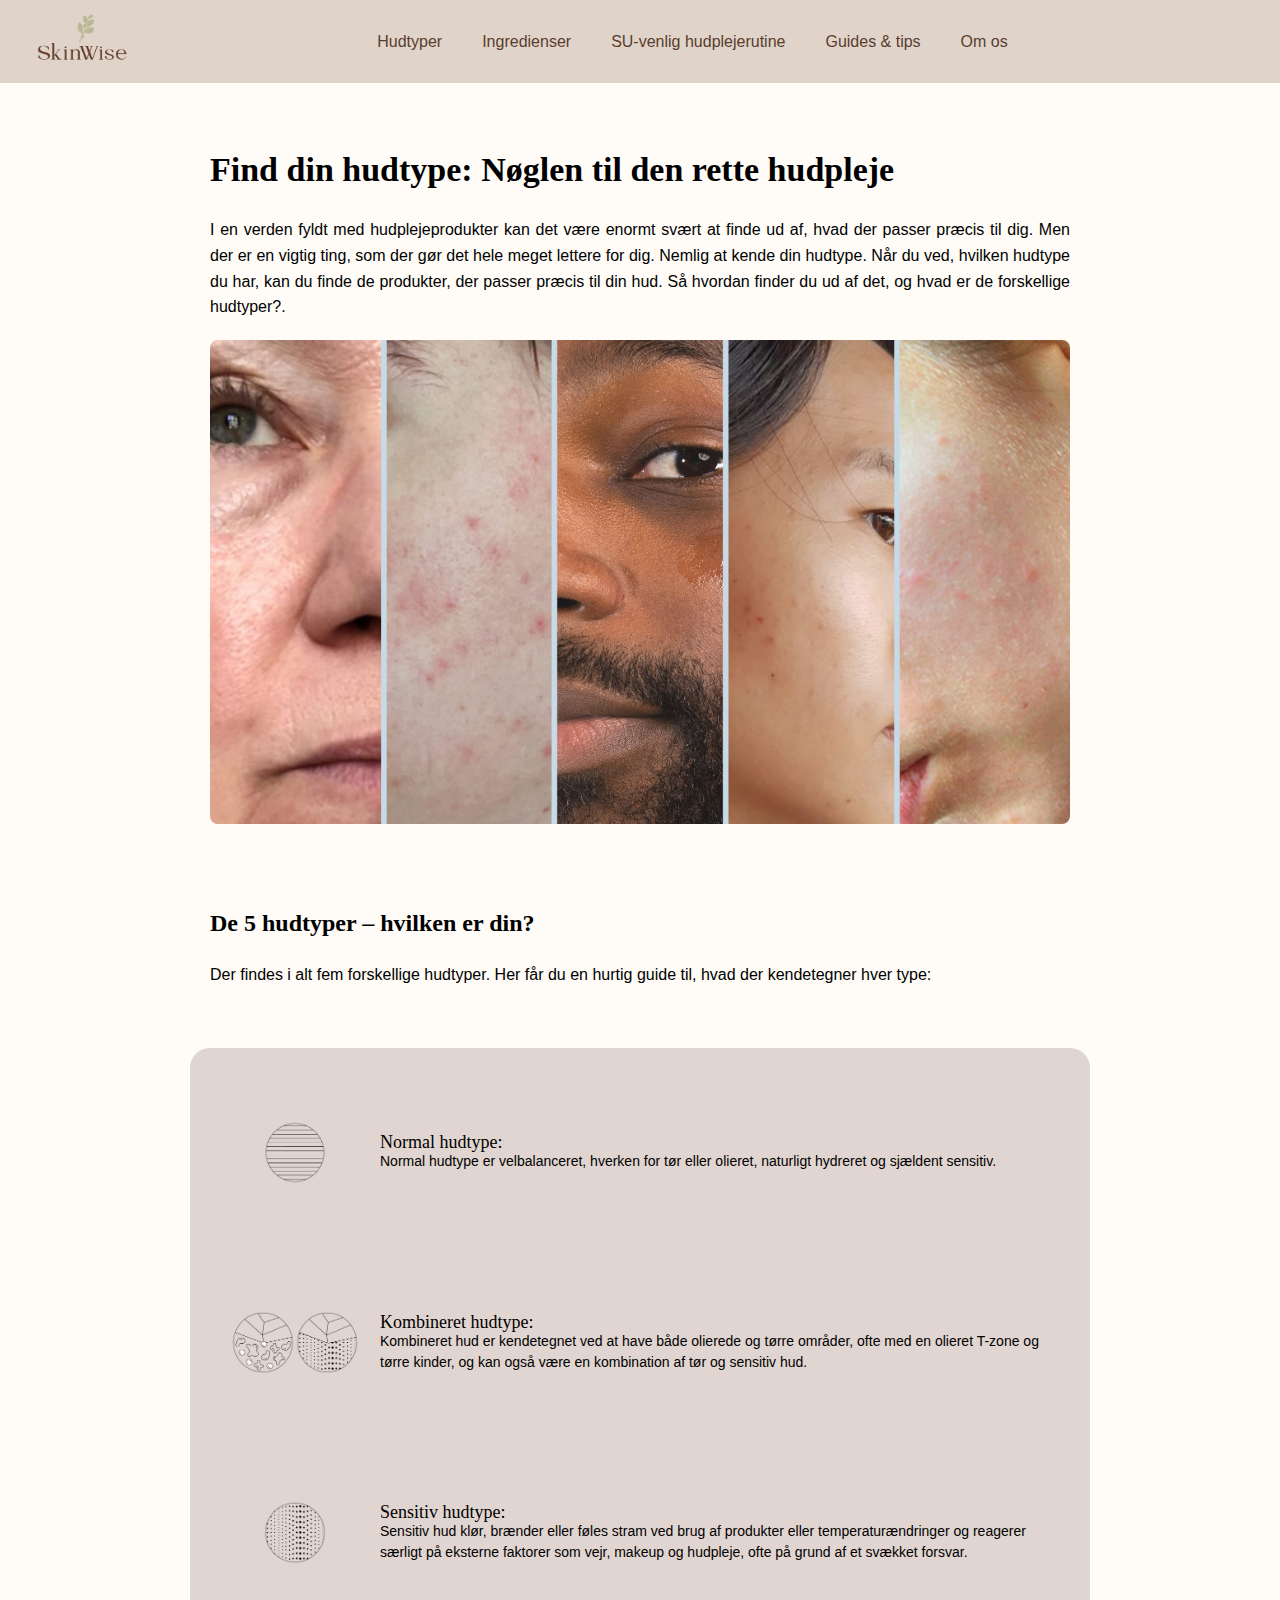
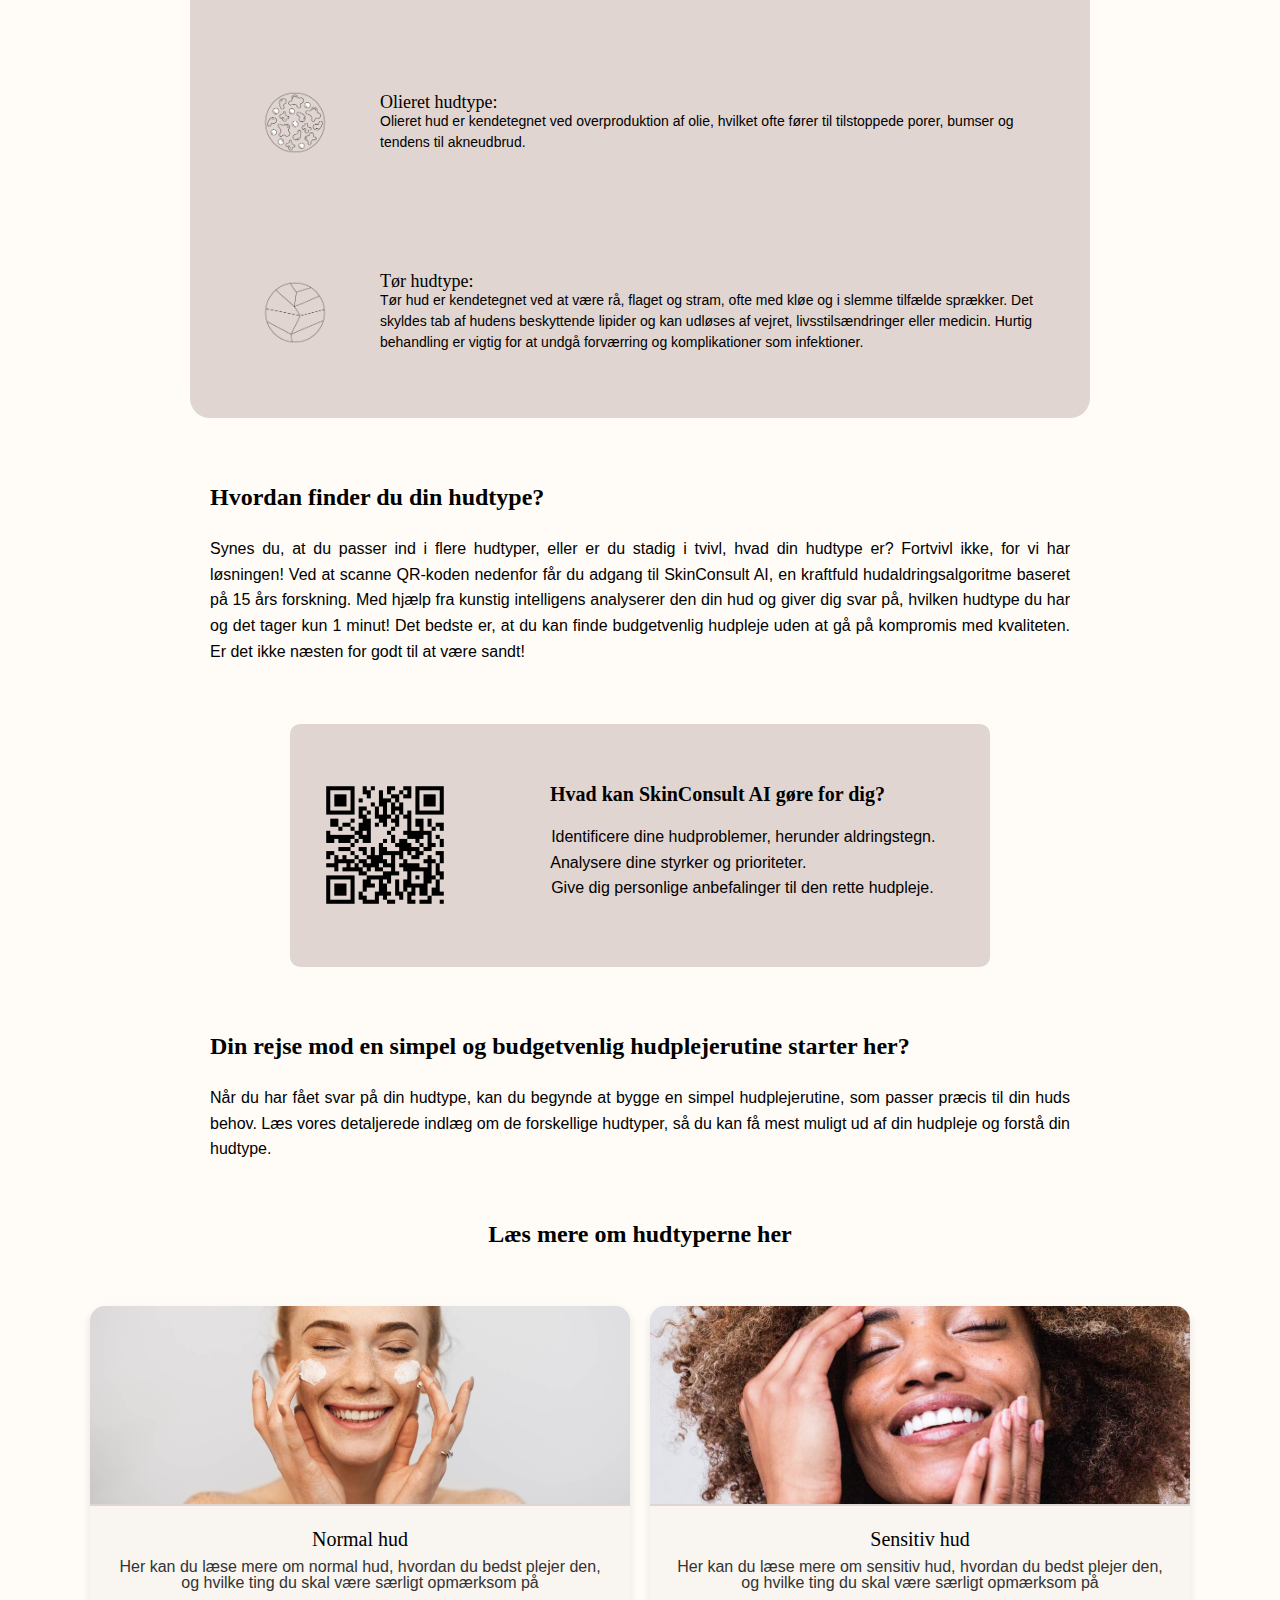
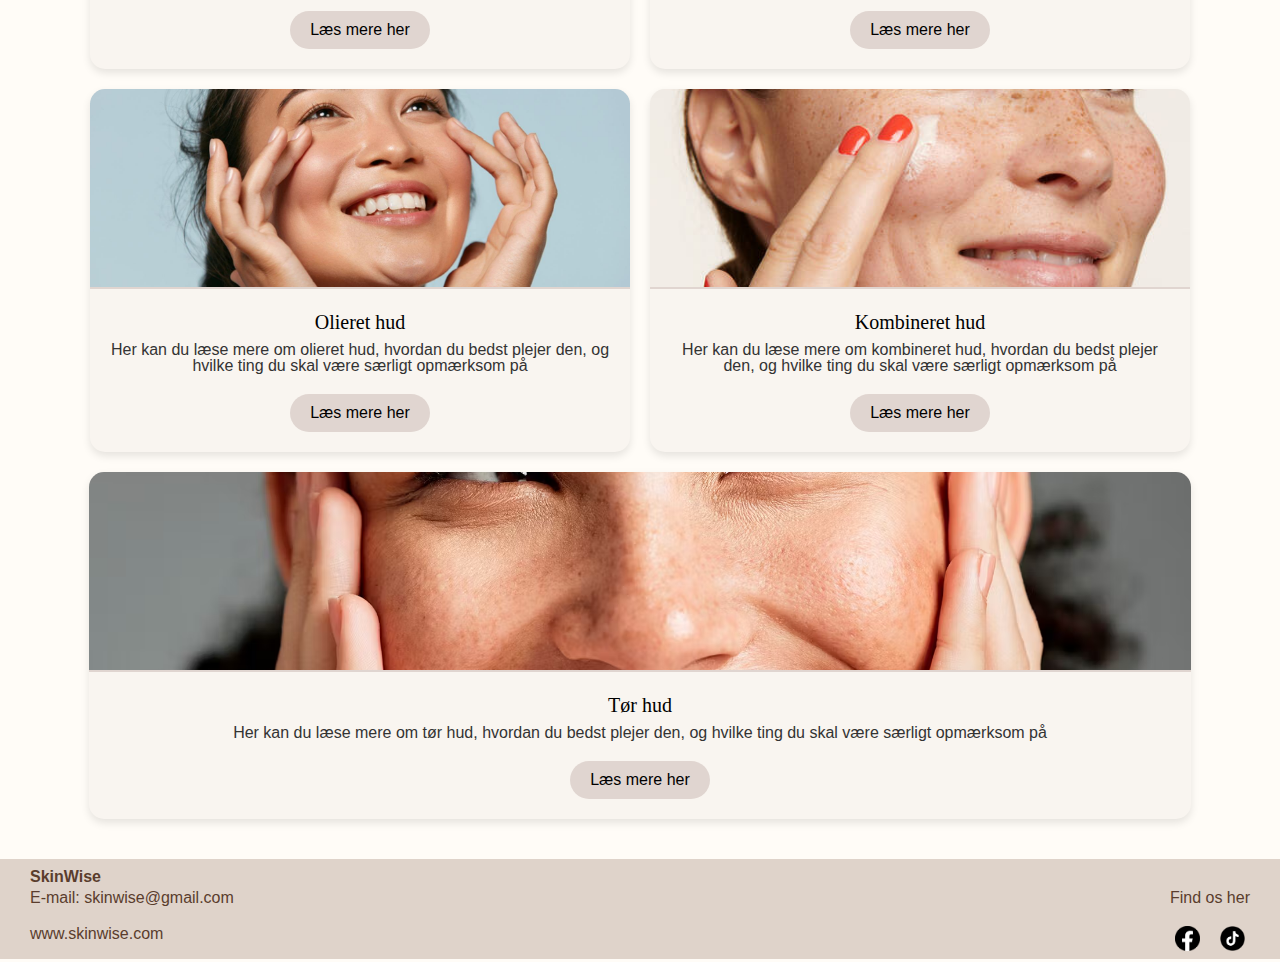
<file: artikel1.html>
<!DOCTYPE html>
<html lang="da">
<head>
    <meta charset="UTF-8">
    <meta name="viewport" content="width=device-width, initial-scale=1.0">
    <title>Document</title>
    <link rel="stylesheet" href="css/reset.css">
    <link rel="stylesheet" href="css/mystyle.css">
    
</head>
<body>
    <header>
        <section class="head-container">
            <a href="index.html">
                <img src="img/skinwiselogo.png" alt="logo" class="mitlogo"> 
            </a>
            <nav class="navigation-wrapper">
                <ul class="navigation-menu">
                   <li class="dropdown">
                       <button class="dropbtn">Hudtyper</button>
                       <ul class="dropdown-content">
                           <li><a href="artikel1.html">De 5 Hudtyper</a></li>
                           <li class="sub-dropdown">
                               <a href="#">Hudtyper: Dybdegående guide</a>
                               <ul class="sub-dropdown-content">
                                   <li><a href="#">Normal hudtype</a></li>
                                   <li><a href="#">Tør hudtype</a></li>
                                   <li><a href="#">Kombineret hudtype</a></li>
                                   <li><a href="#">Sensitiv hudtype</a></li>
                                   <li><a href="#">Olieret hudtype</a></li>
                               </ul>
                           </li>
                       </ul>
                   </li>
                   <li class="dropdown">
                       <button class="dropbtn">Ingredienser</button>
                       <ul class="dropdown-content">
                           <li><a href="">De mest populære ingredienser</a></li>
                           <li><a href="artikel3.html">Ingrediens kombination</a></li>
                       </ul>
                   </li>
                   <li class="dropdown">
                       <button class="dropbtn">SU-venlig hudplejerutine</button>
                       <ul class="dropdown-content">
                           <li><a href="artikel2.html">Rutine til normal hudtype</a></li>
                           <li><a href="">Rutine til tør hudtype</a></li>
                           <li><a href="">Rutine til kombineret hudtype</a></li>
                           <li><a href="">Rutine til sensitive hudtype</a></li>
                           <li><a href="">Rutine til olieret hudtype</a></li>
                       </ul>
                   </li>
                   <li class="dropdown">
                       <button class="dropbtn">Guides & tips</button>
                       <ul class="dropdown-content">
                           <li><a href="">Ansigtspleje</a></li>
                           <li><a href="negle.html">Negle</a></li>
                           <li><a href="">Hår</a></li>
                           <li><a href="">Solcreme</a></li>
                           <li><a href="">Krop</a></li>
                           <li><a href="">Makeup</a></li>
                       </ul>
                   </li>
                   <li class="dropdown">
                       <button class="dropbtn">Om os</button>
                       <ul class="dropdown-content">
                           <li><a href="kontakt.html">Skriv til os</a></li>
                           <li><a href="">Historie</a></li> 
                       </ul>
                   </li>
                </ul>
            </nav>
            </section>
       </header>
 <main>
    <section class="tesktindeling">
            <h1>Find din hudtype: Nøglen til den rette hudpleje</h1>
            <p>I en verden fyldt med hudplejeprodukter kan det være enormt svært at finde ud af, hvad der passer præcis til dig. Men der er en vigtig ting, som der gør det hele meget lettere for dig. Nemlig at kende din hudtype. Når du ved, hvilken hudtype du har, kan du finde de produkter, der passer præcis til din hud. Så hvordan finder du ud af det, og hvad er de forskellige hudtyper?.</p>
            <section class="billede_stort">
                    <img src="img/Hudtyper_stort_billede.jpg" alt="Hudtyper_stort_billede">
            </section>
    </section>

        <section class="teksthudtype">
            <h2>De 5 hudtyper – hvilken er din?</h2>
            <p>Der findes i alt fem forskellige hudtyper. Her får du en hurtig guide til, hvad der kendetegner hver type:</p>
        </section>

 <section class="main-box">
    <section class="flex-container">
        <article class="flex-item">
            <img src="img/Normal.webp" alt="normal hud">
            <section class="text-content">
                <h3>Normal hudtype:</h3>
                <p>Normal hudtype er velbalanceret, hverken for tør eller olieret, naturligt hydreret og sjældent sensitiv.</p>
            </section>
        </article>
    </section>

    <section class="flex-container">
        <article class="flex-item">
            <img src="img/Kombineret.webp" alt="kombineret hud">
            <section class="text-content">
                <h3>Kombineret hudtype:</h3>
                <p>Kombineret hud er kendetegnet ved at have både olierede og tørre områder, ofte med en olieret T-zone og tørre kinder, og kan også være en kombination af tør og sensitiv hud.</p>
            </section>
        </article>
    </section>

    <section class="flex-container">
        <article class="flex-item">
            <img src="img/Sensitiv.webp" alt="sensitiv hud">
            <section class="text-content">
                <h3>Sensitiv hudtype:</h3>
                <p>Sensitiv hud klør, brænder eller føles stram ved brug af produkter eller temperaturændringer og reagerer særligt på eksterne faktorer som vejr, makeup og hudpleje, ofte på grund af et svækket forsvar.</p>
            </section>
        </article>
    </section>

    <section class="flex-container">
        <article class="flex-item">
            <img src="img/Olieret.webp" alt="olieret hud">
            <section class="text-content">
                <h3>Olieret hudtype:</h3>
                <p>Olieret hud er kendetegnet ved overproduktion af olie, hvilket ofte fører til tilstoppede porer, bumser og tendens til akneudbrud.</p>
            </section>
        </article>
    </section>

    <section class="flex-container">
        <article class="flex-item">
            <img src="img/Toer.webp" alt="tør hud">
            <section class="text-content">
                <h3>Tør hudtype:</h3>
                <p>Tør hud er kendetegnet ved at være rå, flaget og stram, ofte med kløe og i slemme tilfælde sprækker. Det skyldes tab af hudens beskyttende lipider og kan udløses af vejret, livsstilsændringer eller medicin. Hurtig behandling er vigtig for at undgå forværring og komplikationer som infektioner.</p>
            </section>
        </article>
    </section>
</section>

 <section class="tekstfindhudtype">
    <h2>Hvordan finder du din hudtype?</h2>
    <p>Synes du, at du passer ind i flere hudtyper, eller er du stadig i tvivl, hvad din hudtype er? Fortvivl ikke, for vi har løsningen! Ved at scanne QR-koden nedenfor får du adgang til SkinConsult AI, en kraftfuld hudaldringsalgoritme baseret på 15 års forskning. Med hjælp fra kunstig intelligens analyserer den din hud og giver dig svar på, hvilken hudtype du har og det tager kun 1 minut! Det bedste er, at du kan finde budgetvenlig hudpleje uden at gå på kompromis med kvaliteten. Er det ikke næsten for godt til at være sandt!</p>
</section>
<section class="flex-container-hudtype">
    <article class="flex-item-hudtype">
        <img src="img/Qrkode..png" alt="qrkode">
        <section class="text-conten-hudtype">
            <h3>Hvad kan SkinConsult AI gøre for dig?</h3>
            <pre>
                Identificere dine hudproblemer, herunder aldringstegn.
                Analysere dine styrker og prioriteter.
                Give dig personlige anbefalinger til den rette hudpleje.
            </pre>
        </section>
    </article>
</section>
<section class="tekstfindhudtype">
    <h2>Din rejse mod en simpel og budgetvenlig hudplejerutine starter her?</h2>
    <p>Når du har fået svar på din hudtype, kan du begynde at bygge en simpel hudplejerutine, som passer præcis til din huds behov. Læs vores detaljerede indlæg om de forskellige hudtyper, så du kan få mest muligt ud af din hudpleje og forstå din hudtype.</p>
</section>
<section class="leastekst">
    <h2>Læs mere om hudtyperne her</h2>
</section>

<section class="hudtyper-container">
    <article class="hudtype-card">
        <img src="img/ansigtnormalhud.jpg" alt="normal hud" class="hudtype-img">
        <section class="hudtype-content">
            <h3>Normal hud</h3>
            <p>Her kan du læse mere om normal hud, hvordan du bedst plejer den, og hvilke ting du skal være særligt opmærksom på</p>
            <button class="hudtype-button">Læs mere her</button>
        </section>
    </article>

    <article class="hudtype-card">
        <img src="img/sensitivhud.jpg" alt="sensitiv hud" class="hudtype-img">
        <section class="hudtype-content">
            <h3>Sensitiv hud</h3>
            <p>Her kan du læse mere om sensitiv hud, hvordan du bedst plejer den, og hvilke ting du skal være særligt opmærksom på</p>
            <button class="hudtype-button">Læs mere her</button>
        </section>
    </article>

    <article class="hudtype-card">
        <img src="img/ansigtolierethud.jpg" alt="olieret hud" class="hudtype-img">
        <section class="hudtype-content">
            <h3>Olieret hud</h3>
            <p>Her kan du læse mere om olieret hud, hvordan du bedst plejer den, og hvilke ting du skal være særligt opmærksom på</p>
            <button class="hudtype-button">Læs mere her</button>
        </section>
    </article>

    <article class="hudtype-card">
        <img src="img/kombinerethud.jpg" alt="kombineret hud" class="hudtype-img">
        <section class="hudtype-content">
            <h3>Kombineret hud</h3>
            <p>Her kan du læse mere om kombineret hud, hvordan du bedst plejer den, og hvilke ting du skal være særligt opmærksom på</p>
            <button class="hudtype-button">Læs mere her</button>
        </section>
    </article>

    <article class="hudtype-card">
        <img src="img/ansigttoerhud.avif" alt="tør hud" class="hudtype-img">
        <section class="hudtype-content">
            <h3>Tør hud</h3>
            <p>Her kan du læse mere om tør hud, hvordan du bedst plejer den, og hvilke ting du skal være særligt opmærksom på</p>
            <button class="hudtype-button">Læs mere her</button>
        </section>
    </article>
</section>
</main>
    <footer class="footer">
        <section class="contact-info">
            <h4 class="skinwise">SkinWise</h4>
            <p>E-mail: <a href="mailto:skinwise@gmail.com">skinwise@gmail.com</a></p>
            <p><a href="http://www.skinwise.com" target="_blank">www.skinwise.com</a></p>
        </section>
        <section class="page_footer_section">
            <p>Find os her</p>
            <section class="social_icons">
                <figure>
                    <img src="img/facebooklogo.png" class="some_image" alt="Facebook">
                </figure>
                <figure>
                    <img src="img/tiktok-logo-png.png" class="some_image" alt="Instagram">
                </figure>
            </section>
        </section>
    </footer>
</body>
</html>
</file>
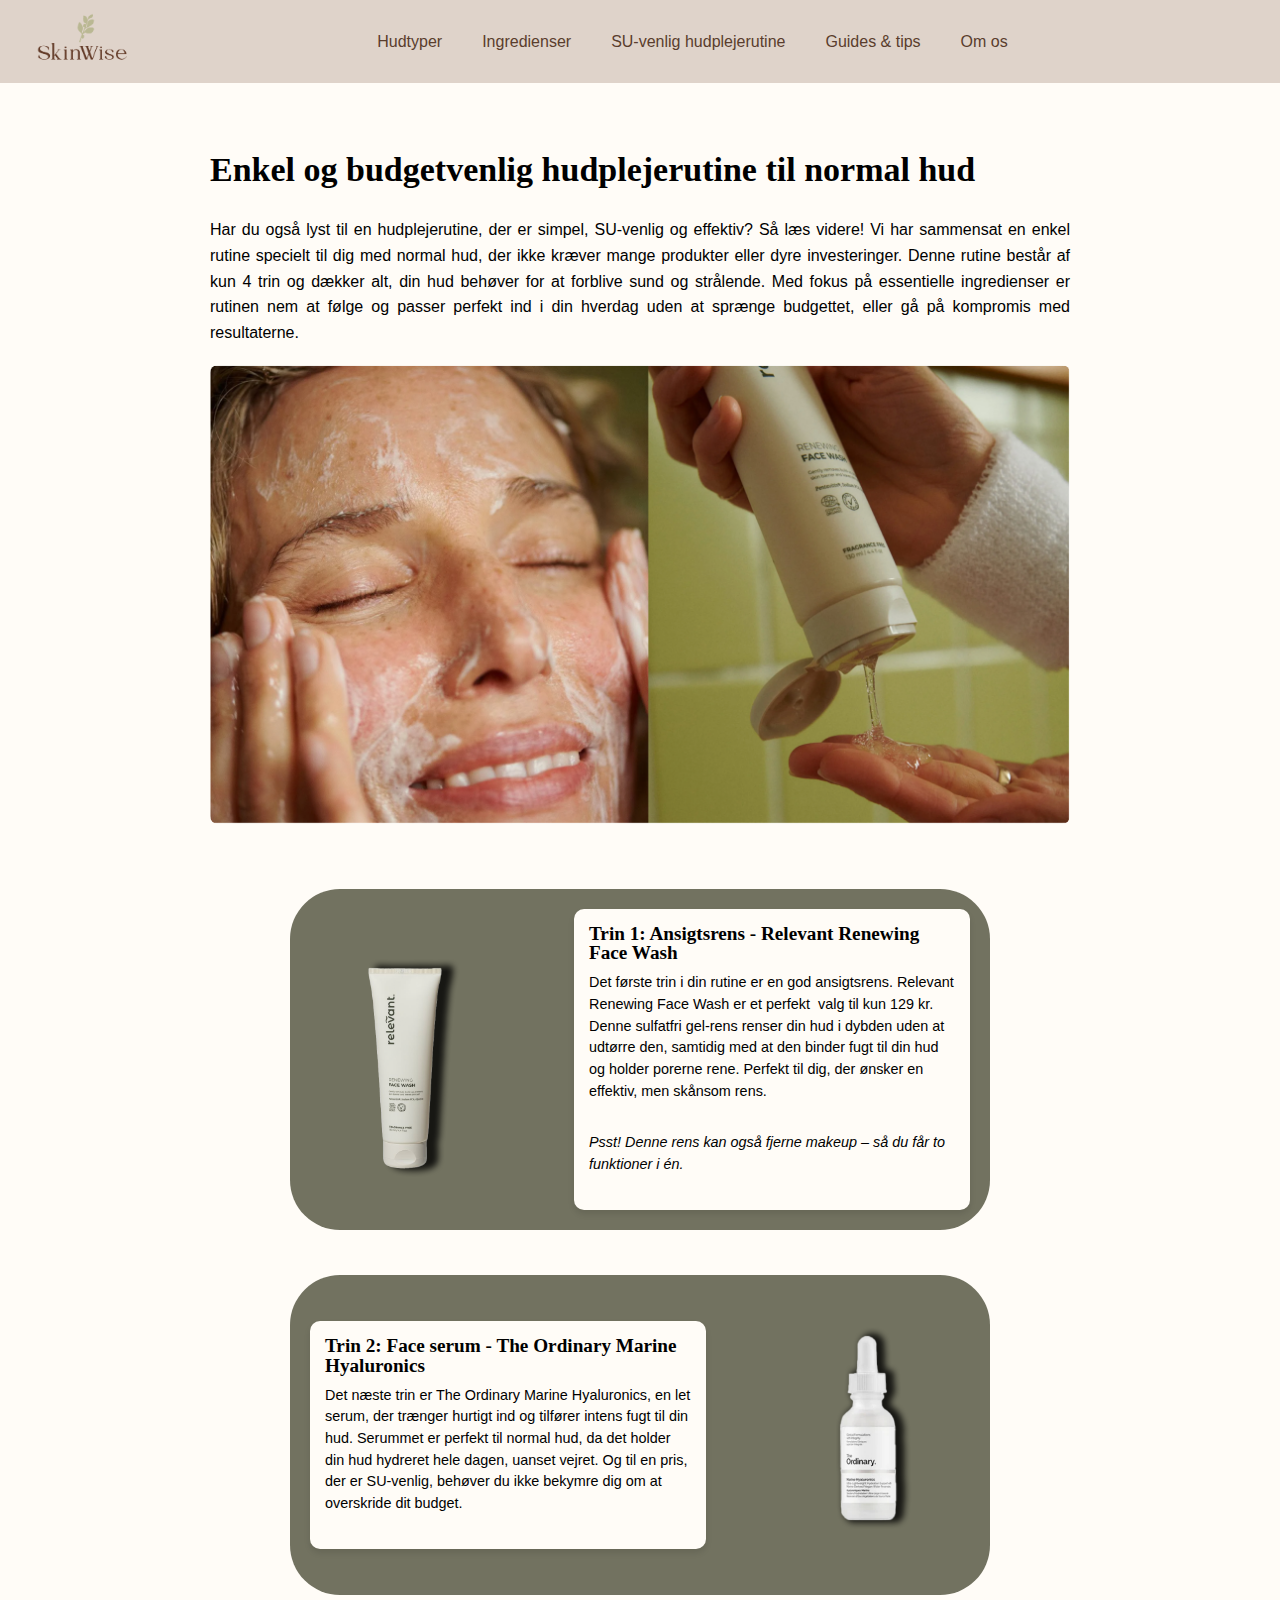
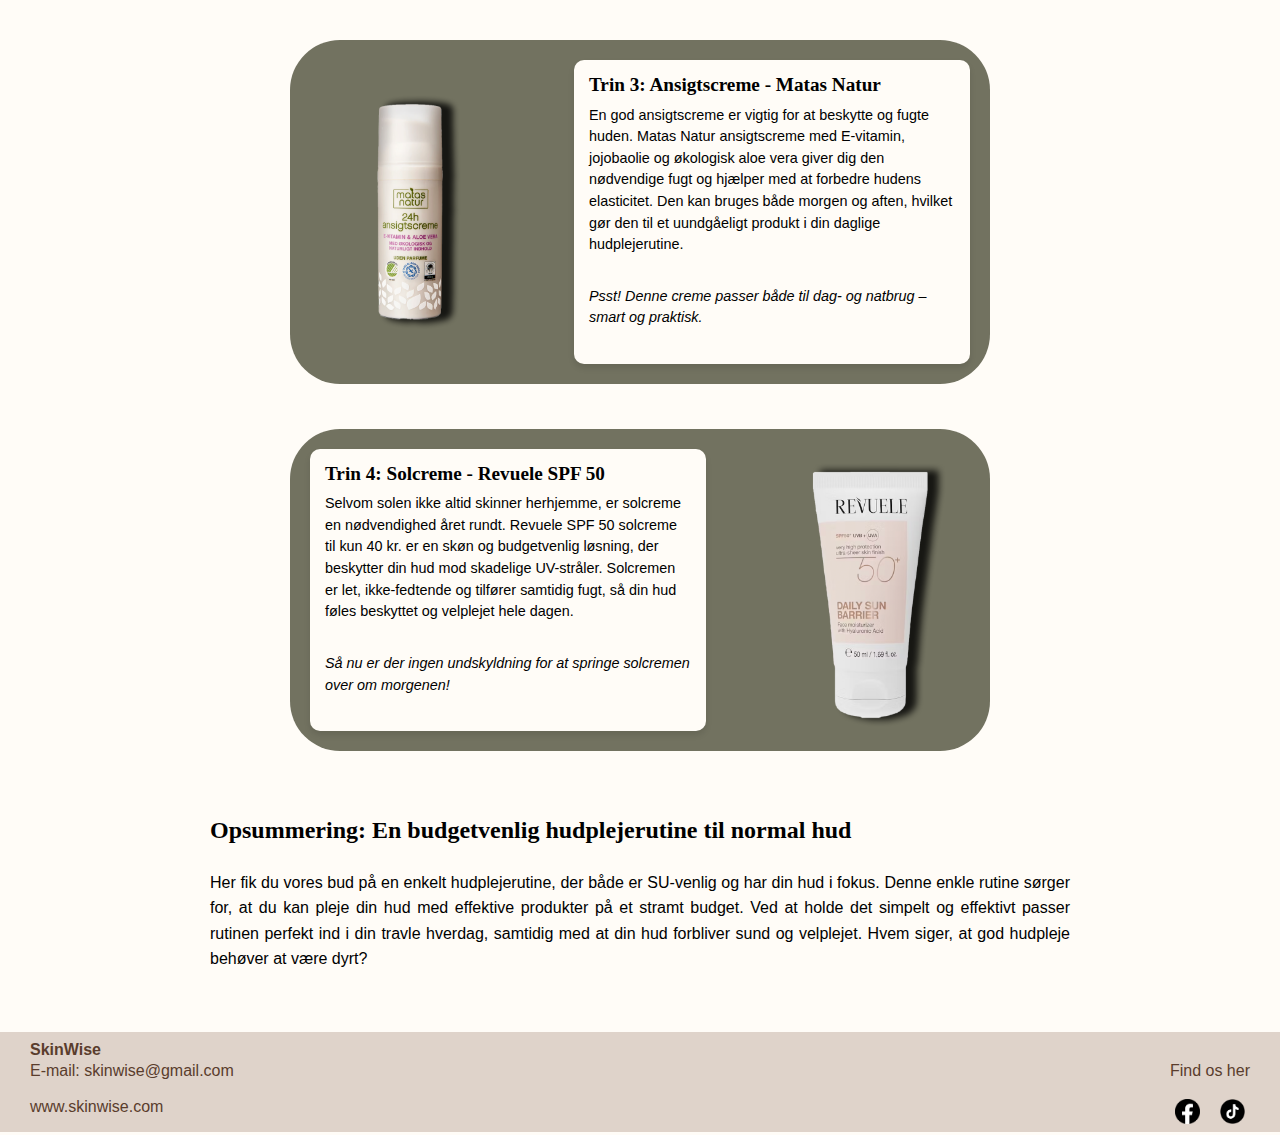
<file: artikel2.html>
<!DOCTYPE html>
<html lang="da">
<head>
    <meta charset="UTF-8">
    <meta name="viewport" content="width=device-width, initial-scale=1.0">
    <title>Document</title>
    <link rel="stylesheet" href="css/reset.css">
    <link rel="stylesheet" href="css/mystyle.css">
</head>
<body>
    <header>
        <section class="head-container">
            <a href="index.html">
                <img src="img/skinwiselogo.png" alt="logo" class="mitlogo">
            </a>
            <nav class="navigation-wrapper">
                <ul class="navigation-menu">
                    <li class="dropdown">
                        <button class="dropbtn">Hudtyper</button>
                        <ul class="dropdown-content">
                            <li><a href="artikel1.html">De 5 Hudtyper</a></li>
                            <li class="sub-dropdown">
                                <a href="#">Hudtyper: Dybdegående guide</a>
                                <ul class="sub-dropdown-content">
                                    <li><a href="#">Normal hudtype</a></li>
                                    <li><a href="#">Tør hudtype</a></li>
                                    <li><a href="#">Kombineret hudtype</a></li>
                                    <li><a href="#">Sensitiv hudtype</a></li>
                                    <li><a href="#">Olieret hudtype</a></li>
                                </ul>
                            </li>
                        </ul>
                    </li>
                    <li class="dropdown">
                        <button class="dropbtn">Ingredienser</button>
                        <ul class="dropdown-content">
                            <li><a href="">De mest populære ingredienser</a></li>
                            <li><a href="artikel3.html">Ingrediens kombination</a></li>
                        </ul>
                    </li>
                    <li class="dropdown">
                        <button class="dropbtn">SU-venlig hudplejerutine</button>
                        <ul class="dropdown-content">
                            <li><a href="artikel2.html">Rutine til normal hudtype</a></li>
                            <li><a href="">Rutine til tør hudtype</a></li>
                            <li><a href="">Rutine til kombineret hudtype</a></li>
                            <li><a href="">Rutine til sensitive hudtype</a></li>
                            <li><a href="">Rutine til olieret hudtype</a></li>
                        </ul>
                    </li>
                    <li class="dropdown">
                        <button class="dropbtn">Guides & tips</button>
                        <ul class="dropdown-content">
                            <li><a href="">Ansigtspleje</a></li>
                            <li><a href="negle.html">Negle</a></li>
                            <li><a href="">Hår</a></li>
                            <li><a href="">Solcreme</a></li>
                            <li><a href="">Krop</a></li>
                            <li><a href="">Makeup</a></li>
                        </ul>
                    </li>
                    <li class="dropdown">
                        <button class="dropbtn">Om os</button>
                        <ul class="dropdown-content">
                            <li><a href="kontakt.html">Skriv til os</a></li>
                            <li><a href="">Historie</a></li>
                        </ul>
                    </li>
                </ul>
            </nav>
        </section>
    </header>

    <main>
        <section class="tesktindeling">
            <h1>Enkel og budgetvenlig hudplejerutine til normal hud</h1>
            <p>Har du også lyst til en hudplejerutine, der er simpel, SU-venlig og effektiv? Så læs videre! Vi har sammensat en enkel rutine specielt til dig med normal hud, der ikke kræver mange produkter eller dyre investeringer. Denne rutine består af kun 4 trin og dækker alt, din hud behøver for at forblive sund og strålende. Med fokus på essentielle ingredienser er rutinen nem at følge og passer perfekt ind i din hverdag uden at sprænge budgettet, eller gå på kompromis med resultaterne.</p>
            <section class="billede_stort">
                <img src="img/artikel2forside.png" alt="stort billede">
            </section>
        </section>

        <article class="routine-article">
            <section class="text-box">
                <h2>Trin 1: Ansigtsrens - Relevant Renewing Face Wash</h2>
                <p>Det første trin i din rutine er en god ansigtsrens. Relevant Renewing Face Wash er et perfekt  valg til kun 129 kr. Denne sulfatfri gel-rens renser din hud i dybden uden at udtørre den, samtidig med at den binder fugt til din hud og holder porerne rene. Perfekt til dig, der ønsker en effektiv, men skånsom rens.</p>
                <p><em>Psst! Denne rens kan også fjerne makeup – så du får to funktioner i én.</em></p>
            </section>
            <figure>
                <img src="img/rensmedskygge.png" alt="Relevant Renewing Face Wash">
            </figure>
        </article>

        <article class="routine-article">
            <section class="text-box">
                <h2>Trin 2: Face serum - The Ordinary Marine Hyaluronics</h2>
                <p>Det næste trin er The Ordinary Marine Hyaluronics, en let serum, der trænger hurtigt ind og tilfører intens fugt til din hud. Serummet er perfekt til normal hud, da det holder din hud hydreret hele dagen, uanset vejret. Og til en pris, der er SU-venlig, behøver du ikke bekymre dig om at overskride dit budget.</p>
            </section>
            <figure>
                <img src="img/serummedskygge.png" alt="The Ordinary Marine Hyaluronics">
            </figure>
        </article>

        <article class="routine-article">
            <section class="text-box">
                <h2>Trin 3: Ansigtscreme - Matas Natur</h2>
                <p>En god ansigtscreme er vigtig for at beskytte og fugte huden. Matas Natur ansigtscreme med E-vitamin, jojobaolie og økologisk aloe vera giver dig den nødvendige fugt og hjælper med at forbedre hudens elasticitet. Den kan bruges både morgen og aften, hvilket gør den til et uundgåeligt produkt i din daglige hudplejerutine.</p>
                <p><em>Psst! Denne creme passer både til dag- og natbrug – smart og praktisk.</em></p>
            </section>
            <figure>
                <img src="img/crememedskygge.png" alt="Matas Natur Ansigtscreme">
            </figure>
        </article>

        <article class="routine-article">
            <section class="text-box">
                <h2>Trin 4: Solcreme - Revuele SPF 50</h2>
                <p>Selvom solen ikke altid skinner herhjemme, er solcreme en nødvendighed året rundt. Revuele SPF 50 solcreme til kun 40 kr. er en skøn og budgetvenlig løsning, der beskytter din hud mod skadelige UV-stråler. Solcremen er let, ikke-fedtende og tilfører samtidig fugt, så din hud føles beskyttet og velplejet hele dagen.</p>
                <p><em>Så nu er der ingen undskyldning for at springe solcremen over om morgenen!</em></p>
            </section>
            <figure>
                <img src="img/solcrememedskygge.png" alt="Revuele SPF 50 Solcreme">
            </figure>
        </article>

        <section class="teksthudtype">
            <h2>Opsummering: En budgetvenlig hudplejerutine til normal hud</h2>
            <p>Her fik du vores bud på en enkelt hudplejerutine, der både er SU-venlig og har din hud i fokus. Denne enkle rutine sørger for, at du kan pleje din hud med effektive produkter på et stramt budget. Ved at holde det simpelt og effektivt passer rutinen perfekt ind i din travle hverdag, samtidig med at din hud forbliver sund og velplejet. Hvem siger, at god hudpleje behøver at være dyrt?</p>
        </section>
    </main>

    <footer class="footer">
        <section class="contact-info">
            <h4 class="skinwise">SkinWise</h4>
            <p>E-mail: <a href="mailto:skinwise@gmail.com">skinwise@gmail.com</a></p>
            <p><a href="http://www.skinwise.com" target="_blank">www.skinwise.com</a></p>
        </section>
        <section class="page_footer_section">
            <p>Find os her</p>
            <section class="social_icons">
                <figure>
                    <img src="img/facebooklogo.png" class="some_image" alt="Facebook">
                </figure>
                <figure>
                    <img src="img/tiktok-logo-png.png" class="some_image" alt="Instagram">
                </figure>
            </section>
        </section>
    </footer>
</body>
</html>
</file>
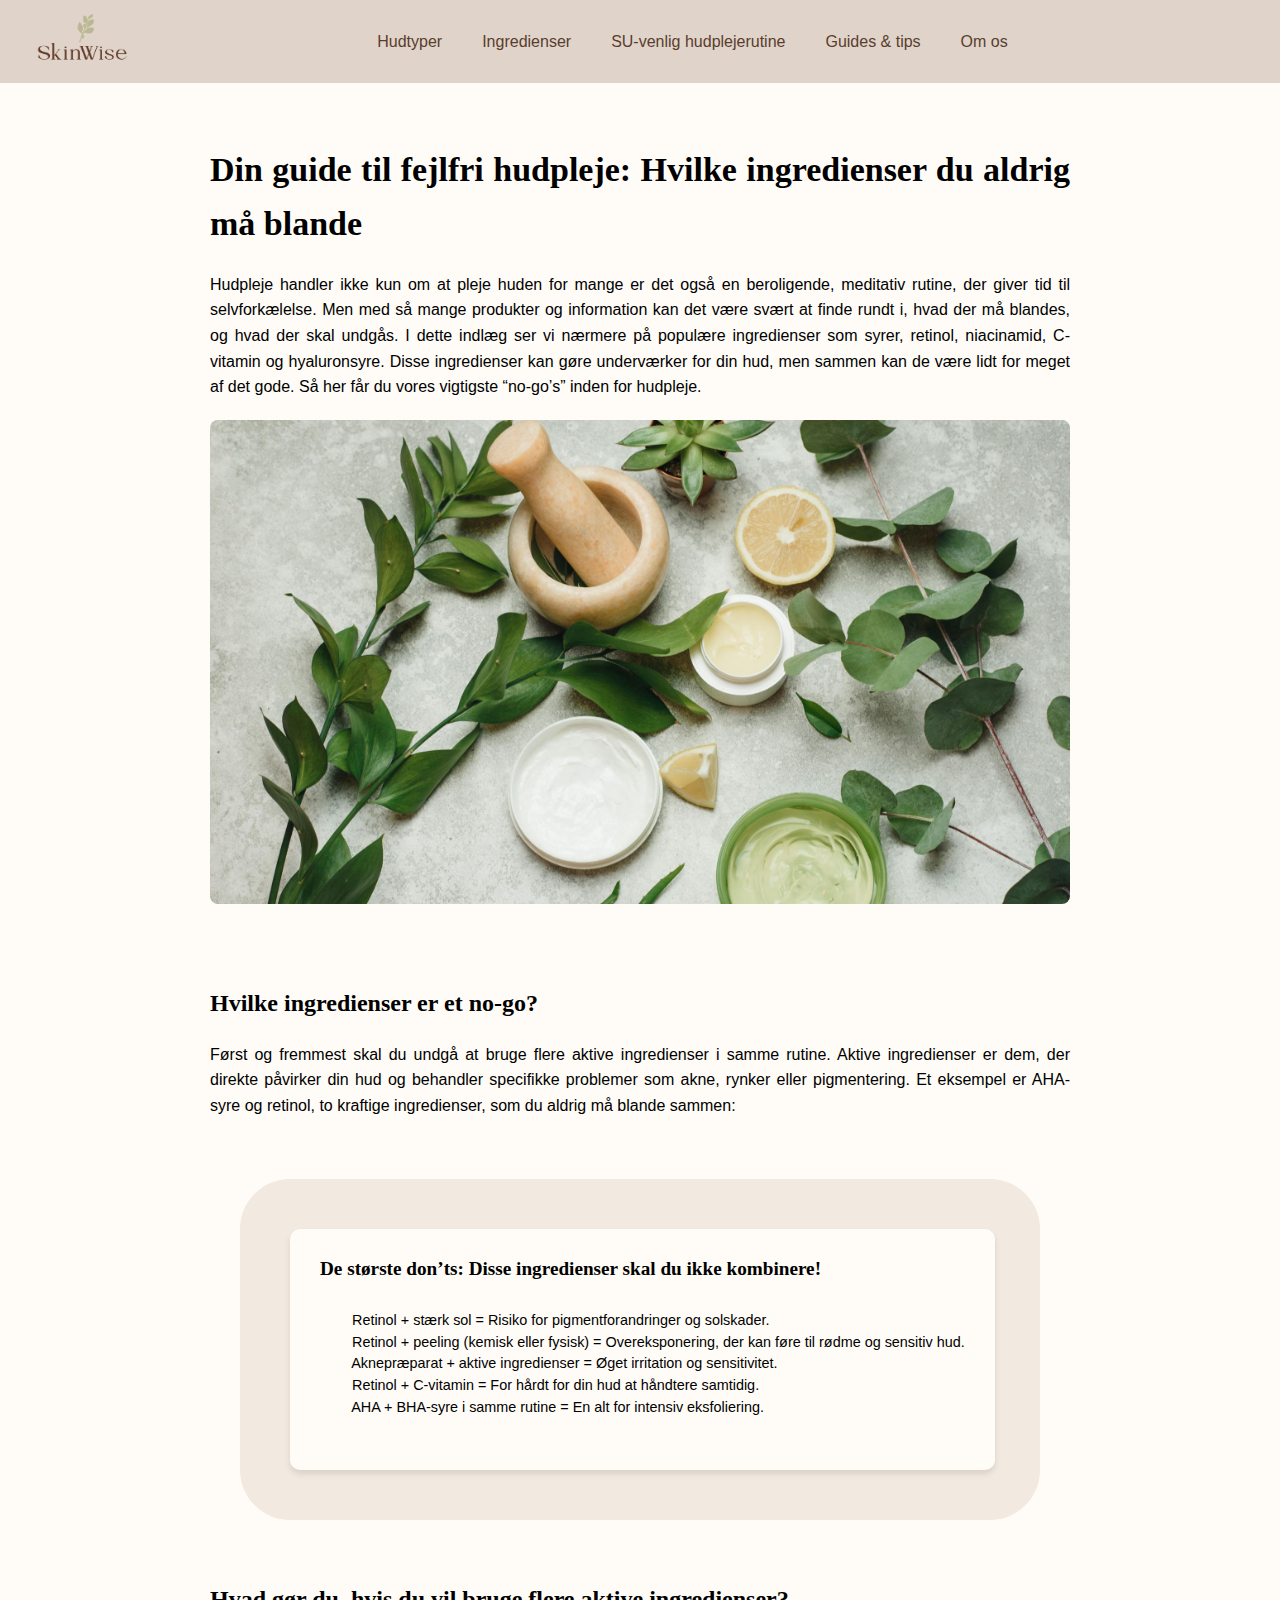
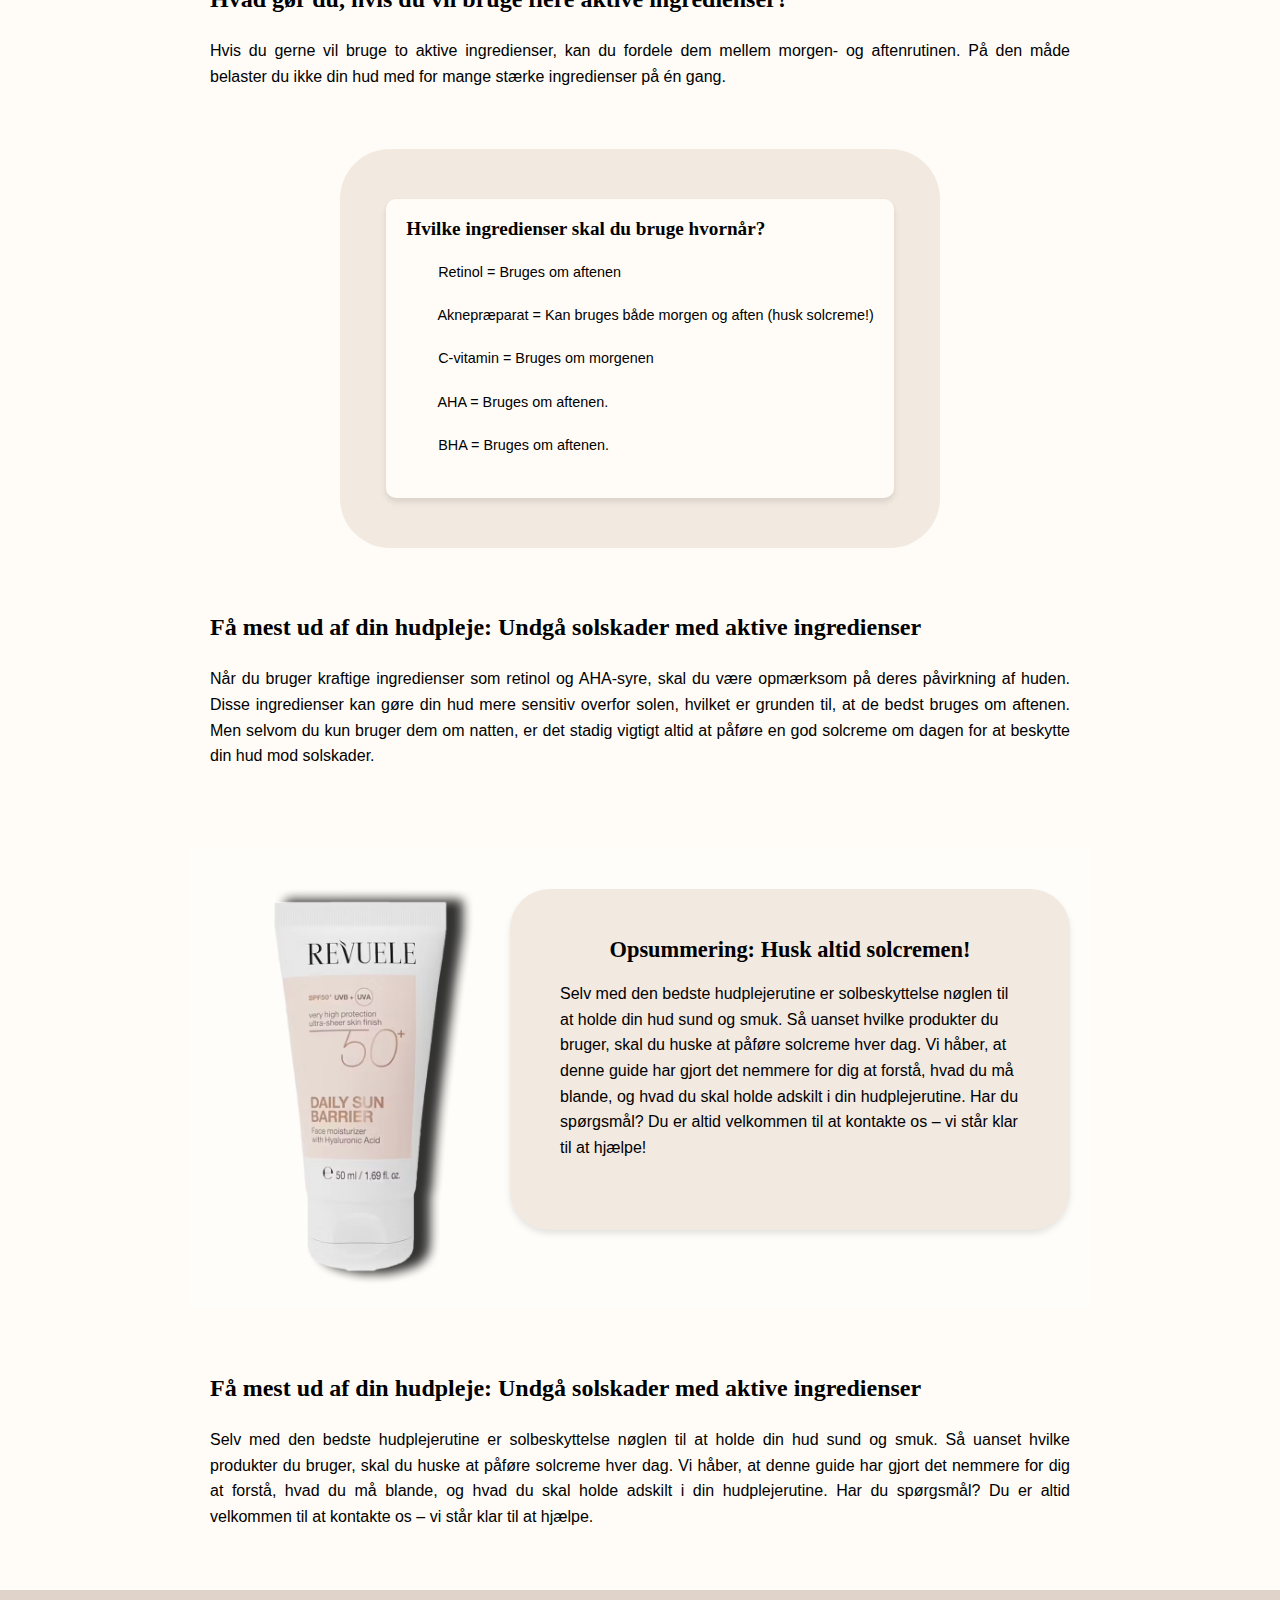
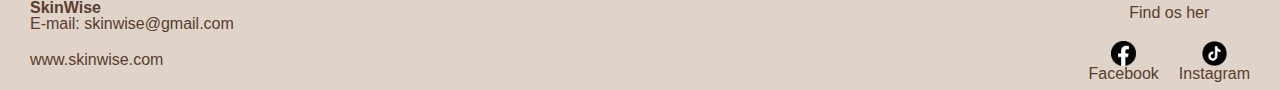
<file: artikel3.html>
<!DOCTYPE html>
<html lang="da">
<head>
    <meta charset="UTF-8">
    <meta name="viewport" content="width=device-width, initial-scale=1.0">
    <title> ingredienser artikel</title>
    <link rel="stylesheet" href="css/reset.css">
    <link rel="stylesheet" href="css/mystyle.css">
</head>
<body>
    <header>
        <section class="head-container">
            <a href="index.html">
                <img src="img/skinwiselogo.png" alt="logo" class="mitlogo">
            </a>
            <nav class="navigation-wrapper">
                <ul class="navigation-menu">
                   <li class="dropdown">
                       <button class="dropbtn">Hudtyper</button>
                       <ul class="dropdown-content">
                           <li><a href="artikel1.html">De 5 Hudtyper</a></li>
                           <li class="sub-dropdown">
                               <a href="#">Hudtyper: Dybdegående guide</a>
                               <ul class="sub-dropdown-content">
                                   <li><a href="#">Normal hudtype</a></li>
                                   <li><a href="#">Tør hudtype</a></li>
                                   <li><a href="#">Kombineret hudtype</a></li>
                                   <li><a href="#">Sensitiv hudtype</a></li>
                                   <li><a href="#">Olieret hudtype</a></li>
                               </ul>
                           </li>
                       </ul>
                   </li>
                   <li class="dropdown">
                       <button class="dropbtn">Ingredienser</button>
                       <ul class="dropdown-content">
                           <li><a href="">De mest populære ingredienser</a></li>
                           <li><a href="artikel3.html">Ingrediens kombination</a></li>
                       </ul>
                   </li>
                   <li class="dropdown">
                       <button class="dropbtn">SU-venlig hudplejerutine</button>
                       <ul class="dropdown-content">
                           <li><a href="artikel2.html">Rutine til normal hudtype</a></li>
                           <li><a href="">Rutine til tør hudtype</a></li>
                           <li><a href="">Rutine til kombineret hudtype</a></li>
                           <li><a href="">Rutine til sensitive hudtype</a></li>
                           <li><a href="">Rutine til olieret hudtype</a></li>
                       </ul>
                   </li>
                   <li class="dropdown">
                       <button class="dropbtn">Guides & tips</button>
                       <ul class="dropdown-content">
                           <li><a href="">Ansigtspleje</a></li>
                           <li><a href="negle.html">Negle</a></li>
                           <li><a href="">Hår</a></li>
                           <li><a href="">Solcreme</a></li>
                           <li><a href="">Krop</a></li>
                           <li><a href="">Makeup</a></li>
                       </ul>
                   </li>
                   <li class="dropdown">
                       <button class="dropbtn">Om os</button>
                       <ul class="dropdown-content">
                           <li><a href="kontakt.html">Skriv til os</a></li>
                           <li><a href="">Historie</a></li>
                       </ul>
                   </li>
               </ul>
           </nav>
       </section>
   </header>

<main>
    <section class="tesktindeling">
        <h1>Din guide til fejlfri hudpleje: Hvilke ingredienser du aldrig må blande</h1>
        <p>Hudpleje handler ikke kun om at pleje huden for mange er det også en beroligende, meditativ rutine, der giver tid til selvforkælelse. Men med så mange produkter og information kan det være svært at finde rundt i, hvad der må blandes, og hvad der skal undgås. I dette indlæg ser vi nærmere på populære ingredienser som syrer, retinol, niacinamid, C-vitamin og hyaluronsyre. Disse ingredienser kan gøre underværker for din hud, men sammen kan de være lidt for meget af det gode. Så her får du vores vigtigste “no-go’s” inden for hudpleje.</p>
        <section class="billede_stort">
            <img src="img/billede_til_ingrediendser.jpg" alt="billedeafingrediendser">
        </section>
    </section>
    
<section class="teksthudtype">
    <h2>Hvilke ingredienser er et no-go?</h2>
    <p>Først og fremmest skal du undgå at bruge flere aktive ingredienser i samme rutine. Aktive ingredienser er dem, der direkte påvirker din hud og behandler specifikke problemer som akne, rynker eller pigmentering. Et eksempel er AHA-syre og retinol, to kraftige ingredienser, som du aldrig må blande sammen:</p>
</section>

<article class="ingredient-article">
    <section class="text-box-artikel3">
        <h2>De største don’ts: Disse ingredienser skal du ikke kombinere!</h2>
        <pre>
        Retinol + stærk sol = Risiko for pigmentforandringer og solskader.
        Retinol + peeling (kemisk eller fysisk) = Overeksponering, der kan føre til rødme og sensitiv hud.
        Aknepræparat + aktive ingredienser = Øget irritation og sensitivitet.
        Retinol + C-vitamin = For hårdt for din hud at håndtere samtidig.
        AHA + BHA-syre i samme rutine = En alt for intensiv eksfoliering.
        </pre>
    </section>
</article>

<section class="teksthudtype">
    <h2>Hvad gør du, hvis du vil bruge flere aktive ingredienser?</h2>
    <p>Hvis du gerne vil bruge to aktive ingredienser, kan du fordele dem mellem morgen- og aftenrutinen. På den måde belaster du ikke din hud med for mange stærke ingredienser på én gang.</p>
</section>

<article class="lilleboks" >
    <section class="text-box2-artikel3">
      <h2>Hvilke ingredienser skal du bruge hvornår?</h2>

      <pre>
        Retinol = Bruges om aftenen

        Aknepræparat = Kan bruges både morgen og aften (husk solcreme!)

        C-vitamin = Bruges om morgenen

        AHA = Bruges om aftenen.

        BHA = Bruges om aftenen.
    </pre>
    </section>
</article>

<section class="teksthudtype">
    <h2>Få mest ud af din hudpleje: Undgå solskader med aktive ingredienser</h2>
    <p>Når du bruger kraftige ingredienser som retinol og AHA-syre, skal du være opmærksom på deres påvirkning af huden. Disse ingredienser kan gøre din hud mere sensitiv overfor solen, hvilket er grunden til, at de bedst bruges om aftenen. Men selvom du kun bruger dem om natten, er det stadig vigtigt altid at påføre en god solcreme om dagen for at beskytte din hud mod solskader.</p>
</section>
<section class="solcreme-section">
    <figure>
        <img src="img/solcrememedskygge.png" alt="Revuele SPF 50 Daily Sun Barrier">
    </figure>
    <article class="solcreme-text">
        <h2>Opsummering: Husk altid solcremen!</h2>
        <p>Selv med den bedste hudplejerutine er solbeskyttelse nøglen til at holde din hud sund og smuk. Så uanset hvilke produkter du bruger, skal du huske at påføre solcreme hver dag. Vi håber, at denne guide har gjort det nemmere for dig at forstå, hvad du må blande, og hvad du skal holde adskilt i din hudplejerutine. Har du spørgsmål? Du er altid velkommen til at kontakte os – vi står klar til at hjælpe!</p>
    </article>
</section>

<section class="teksthudtype">
    <h2>Få mest ud af din hudpleje: Undgå solskader med aktive ingredienser</h2>
    <p>Selv med den bedste hudplejerutine er solbeskyttelse nøglen til at holde din hud sund og smuk. Så uanset hvilke produkter du bruger, skal du huske at påføre solcreme hver dag. Vi håber, at denne guide har gjort det nemmere for dig at forstå, hvad du må blande, og hvad du skal holde adskilt i din hudplejerutine. Har du spørgsmål? Du er altid velkommen til at kontakte os – vi står klar til at hjælpe.</p>
</section>

</main>
<footer class="footer">
    <section>
        <h4 class="skinwise">SkinWise</h4>
        <p>E-mail: skinwise@gmail.com</p>
        <p>www.skinwise.com</p>
    </section>
    <section class="page_footer_section">
        <p>Find os her</p>
        <section class="social_icons">
            <figure>
                <img src="img/facebooklogo.png" class="some_image" alt="Facebook">
                <figcaption>Facebook</figcaption>
            </figure>
            <figure>
                <img src="img/tiktok-logo-png.png" class="some_image" alt="tiktok">
                <figcaption>Instagram</figcaption>
            </figure>
        </section>
    </section>
</footer>
</body>
</html>
</file>
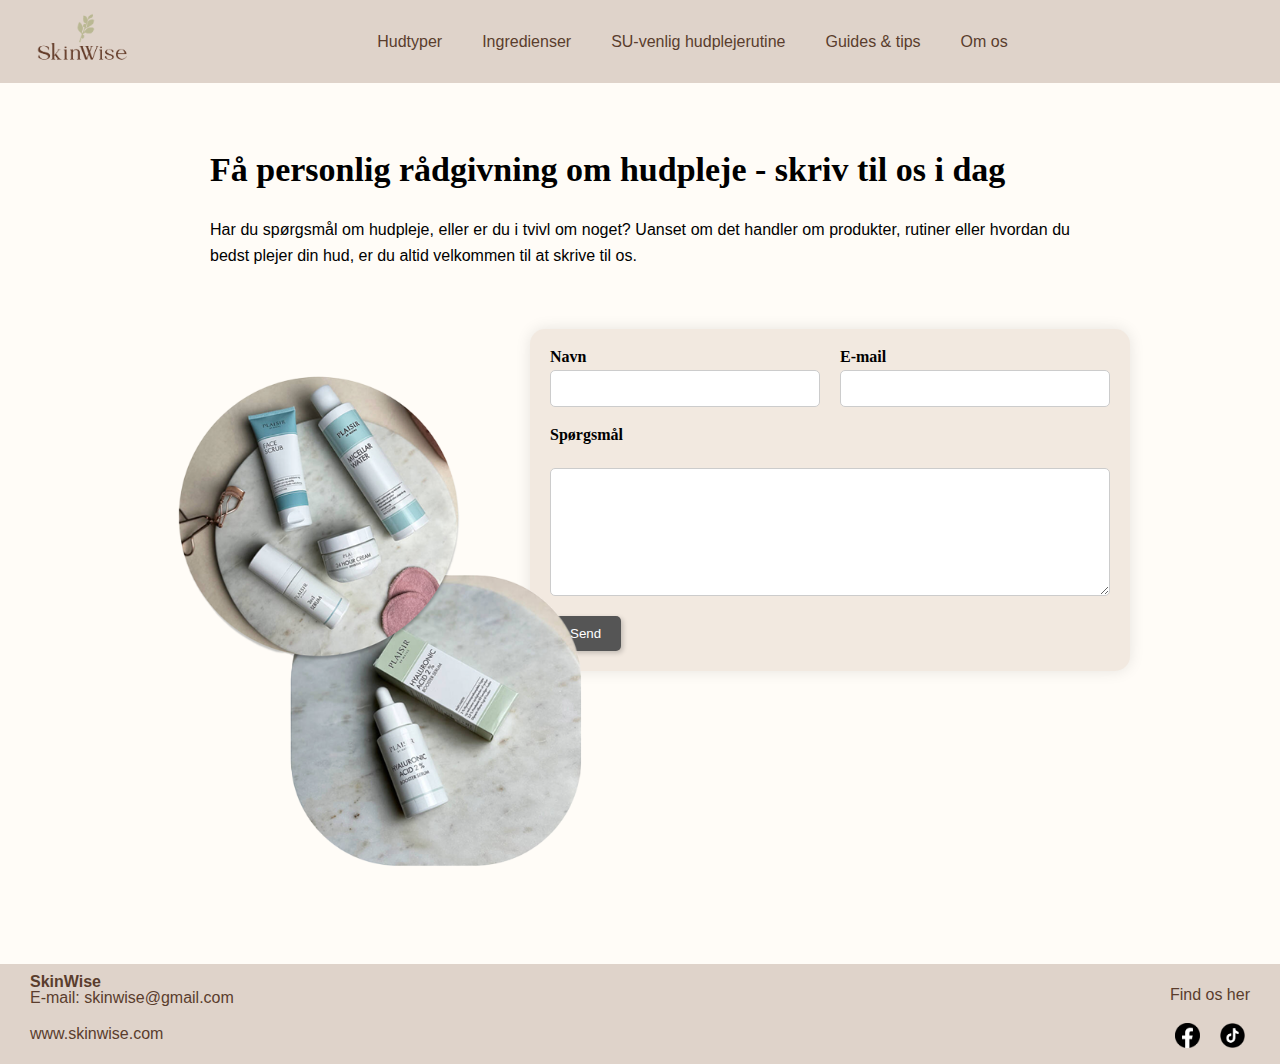
<file: kontakt.html>
<!DOCTYPE html>
<html lang="da">
<head>
    <meta charset="UTF-8">
    <meta name="viewport" content="width=device-width, initial-scale=1.0">
    <title>Document</title>
    <link rel="stylesheet" href="css/reset.css">
    <link rel="stylesheet" href="css/mystyle.css">
</head>
<body>
    <header>
        <section class="head-container">
            <a href="index.html">
                <img src="img/skinwiselogo.png" alt="logo" class="mitlogo">
            </a>
            <nav class="navigation-wrapper">
                <ul class="navigation-menu">
                   <li class="dropdown">
                       <button class="dropbtn">Hudtyper</button>
                       <ul class="dropdown-content">
                           <li><a href="artikel1.html">De 5 Hudtyper</a></li>
                           <li class="sub-dropdown">
                               <a href="#">Hudtyper: Dybdegående guide</a>
                               <ul class="sub-dropdown-content">
                                   <li><a href="#">Normal hudtype</a></li>
                                   <li><a href="#">Tør hudtype</a></li>
                                   <li><a href="#">Kombineret hudtype</a></li>
                                   <li><a href="#">Sensitiv hudtype</a></li>
                                   <li><a href="#">Olieret hudtype</a></li>
                               </ul>
                           </li>
                       </ul>
                   </li>
                   <li class="dropdown">
                       <button class="dropbtn">Ingredienser</button>
                       <ul class="dropdown-content">
                           <li><a href="">De mest populære ingredienser</a></li>
                           <li><a href="artikel3.html">Ingrediens kombination</a></li>
                       </ul>
                   </li>
                   <li class="dropdown">
                       <button class="dropbtn">SU-venlig hudplejerutine</button>
                       <ul class="dropdown-content">
                           <li><a href="artikel2.html">Rutine til normal hudtype</a></li>
                           <li><a href="">Rutine til tør hudtype</a></li>
                           <li><a href="">Rutine til kombineret hudtype</a></li>
                           <li><a href="">Rutine til sensitive hudtype</a></li>
                           <li><a href="">Rutine til olieret hudtype</a></li>
                       </ul>
                   </li>
                   <li class="dropdown">
                       <button class="dropbtn">Guides & tips</button>
                       <ul class="dropdown-content">
                           <li><a href="">Ansigtspleje</a></li>
                           <li><a href="negle.html">Negle</a></li>
                           <li><a href="">Hår</a></li>
                           <li><a href="">Solcreme</a></li>
                           <li><a href="">Krop</a></li>
                           <li><a href="">Makeup</a></li>
                       </ul>
                   </li>
                   <li class="dropdown">
                       <button class="dropbtn">Om os</button>
                       <ul class="dropdown-content">
                           <li><a href="kontakt.html">Skriv til os</a></li>
                           <li><a href="">Historie</a></li>
                       </ul>
                   </li>
               </ul>
           </nav>
       </section>
   </header>

   <main>
       <section class="kontakt_os_tekst">
           <h1>Få personlig rådgivning om hudpleje - skriv til os i dag</h1>
           <p>Har du spørgsmål om hudpleje, eller er du i tvivl om noget? Uanset om det handler om produkter, rutiner eller hvordan du bedst plejer din hud, er du altid velkommen til at skrive til os.</p>
       </section>
       <form action="submit.php" method="post">
           <fieldset class="form-row">
               <section class="form-group">
                   <label for="name">Navn</label>
                   <input type="text" id="name" name="name" required>
               </section>
               <section class="form-group">
                   <label for="email">E-mail</label>
                   <input type="email" id="email" name="email" required>
               </section>
           </fieldset>
           <label for="message">Spørgsmål</label>
           <textarea id="message" name="message" rows="6" required></textarea>
           <input type="submit" value="Send">
       </form>
       <section class="billede_kontakformular">
           <img src="img/billede_kontakformular.png" alt="billede_af_produkter">
       </section>
   </main>

   <footer class="footer">
       <section>
           <h4 class="skinwise">SkinWise</h4>
           <p>E-mail: skinwise@gmail.com</p>
           <p>www.skinwise.com</p>
       </section>
       <section class="page_footer_section">
           <p>Find os her</p>
           <section class="social_icons">
               <figure>
                   <img src="img/facebooklogo.png" class="some_image" alt="Facebook">
               </figure>
               <figure>
                   <img src="img/tiktok-logo-png.png" class="some_image" alt="tiktok">
               </figure>
           </section>
       </section>
   </footer>
</body>
</html>
</file>
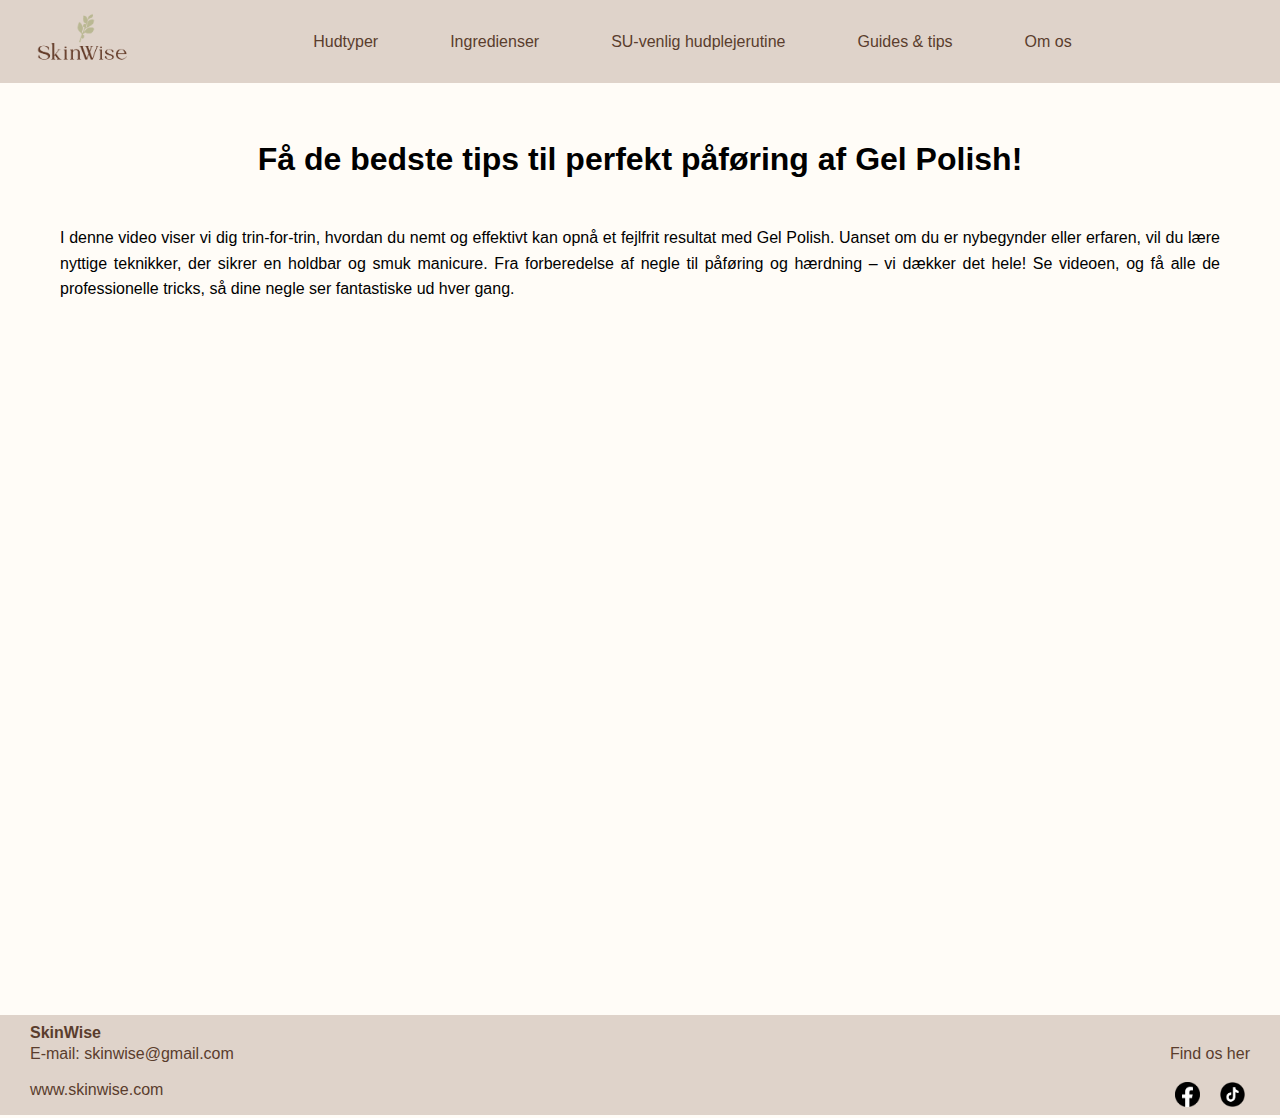
<file: negle.html>
<!DOCTYPE html>
<html lang="da">
<head>
    <meta charset="UTF-8">
    <meta name="viewport" content="width=device-width, initial-scale=1.0">
    <title>Din guide til neglepleje</title>
    <link rel="stylesheet" href="css/reset.css">
    <link rel="stylesheet" href="css/mystyle.css">
</head>
<body>
    <header>
        <section class="head-container">
            <a href="index.html">
                <img src="img/skinwiselogo.png" alt="logo" class="mitlogo">
            </a>
            <nav class="navigation-wrapper">
                <ul class="navigation-menu">
                   <li class="dropdown">
                       <a class="dropbtn" href="#">Hudtyper</a>
                       <ul class="dropdown-content">
                           <li><a href="artikel1.html">De 5 Hudtyper</a></li>
                           <li class="sub-dropdown">
                               <a href="#">Hudtyper: Dybdegående guide</a>
                               <ul class="sub-dropdown-content">
                                   <li><a href="#">Normal hudtype</a></li>
                                   <li><a href="#">Tør hudtype</a></li>
                                   <li><a href="#">Kombineret hudtype</a></li>
                                   <li><a href="#">Sensitiv hudtype</a></li>
                                   <li><a href="#">Olieret hudtype</a></li>
                               </ul>
                           </li>
                       </ul>
                   </li>
                   <li class="dropdown">
                       <a class="dropbtn" href="#">Ingredienser</a>
                       <ul class="dropdown-content">
                           <li><a href="">De mest populære ingredienser</a></li>
                           <li><a href="artikel3.html">Ingrediens kombination</a></li>
                       </ul>
                   </li>
                   <li class="dropdown">
                       <a class="dropbtn" href="#">SU-venlig hudplejerutine</a>
                       <ul class="dropdown-content">
                           <li><a href="artikel2.html">Rutine til normal hudtype</a></li>
                           <li><a href="">Rutine til tør hudtype</a></li>
                           <li><a href="">Rutine til kombineret hudtype</a></li>
                           <li><a href="">Rutine til sensitive hudtype</a></li>
                           <li><a href="">Rutine til olieret hudtype</a></li>
                       </ul>
                   </li>
                   <li class="dropdown">
                       <a class="dropbtn" href="#">Guides & tips</a>
                       <ul class="dropdown-content">
                           <li><a href="">Ansigtspleje</a></li>
                           <li><a href="negle.html">Negle</a></li>
                           <li><a href="">Hår</a></li>
                           <li><a href="">Solcreme</a></li>
                           <li><a href="">Krop</a></li>
                           <li><a href="">Makeup</a></li>
                       </ul>
                   </li>
                   <li class="dropdown">
                       <a class="dropbtn" href="#">Om os</a>
                       <ul class="dropdown-content">
                           <li><a href="kontakt.html">Skriv til os</a></li>
                           <li><a href="">Historie</a></li>
                       </ul>
                   </li>
               </ul>
           </nav>
       </section>
   </header>

   <main>
        <section class="video-section">
            <h2>Få de bedste tips til perfekt påføring af Gel Polish!</h2>
            <p>I denne video viser vi dig trin-for-trin, hvordan du nemt og effektivt kan opnå et fejlfrit resultat med Gel Polish. Uanset om du er nybegynder eller erfaren, vil du lære nyttige teknikker, der sikrer en holdbar og smuk manicure. Fra forberedelse af negle til påføring og hærdning – vi dækker det hele! Se videoen, og få alle de professionelle tricks, så dine negle ser fantastiske ud hver gang.</p>
            <iframe width="800" height="450" src="https://www.youtube.com/embed/Yh2s1qK7lqI?si=gsZcA3O7wUYOS9MX"
                title="YouTube video player" allow="accelerometer; autoplay; clipboard-write; encrypted-media; gyroscope; picture-in-picture; web-share"
                referrerpolicy="strict-origin-when-cross-origin" allowfullscreen></iframe>
        </section>
    </main>

    <footer class="footer">
        <section class="contact-info">
            <h4 class="skinwise">SkinWise</h4>
            <p>E-mail: <a href="mailto:skinwise@gmail.com">skinwise@gmail.com</a></p>
            <p><a href="http://www.skinwise.com" target="_blank">www.skinwise.com</a></p>
        </section>
        <section class="page_footer_section">
            <p>Find os her</p>
            <section class="social_icons">
                <figure>
                    <img src="img/facebooklogo.png" class="some_image" alt="Facebook">
                </figure>
                <figure>
                    <img src="img/tiktok-logo-png.png" class="some_image" alt="Instagram">
                </figure>
            </section>
        </section>
    </footer>
</body>
</html>
</file>
<file: css/mystyle.css>
/* Reset browser default styling */
* {
    margin: 0;
    padding: 0;
    box-sizing: border-box;
}

/* HTML and body styling */
html {
    font-size: 100%; 
    height: 100%;
    background-color:#fffcf7 
}


/* -------------------------------------------------------Header Styling på alle sider----------------------------------------- */
.head-container {
    display: flex;  /* Flexbox layout for at placere elementer på én linje */
    justify-content: space-between;  /* Sørger for, at logoet er til venstre og navigationen i midten */
    align-items: center;  /* Centrerer elementerne lodret */
    padding: 10px 20px;
    background-color:#dfd3ca;
}

/* Styling for logoet */
.mitlogo {
    width: 125px;
    height: 60px;
}

/* ------------------------------------------------------ Navigation Styling på alle sider-------------------------------------------- */
.navigation-wrapper {
    flex: 1;  /* Sørger for, at navigationen fylder det resterende plads */
    display: flex;
    justify-content: center;  /* Centerer navigationselementerne horisontalt */
}

.navigation-menu {
    list-style-type: none;
    display: flex;
    gap: 20px;  /* Afstand mellem links */
    align-items: center;
    font-family: Arial, Helvetica, sans-serif;
}

.navigation-menu li {
    list-style: none;  /* Fjerner prikker fra listeelementer */
}

.navigation-menu a {
    font-size: 16px;
    color:#5a3d2d;
    text-align: center;
    padding: 14px 16px;
    text-decoration: none;
}


.navigation-menu li {
    display: inline-block; /* Gør at punkterne vises ved siden af hinanden */
    margin-right: 20px; /* Tilføjer afstand mellem punkterne */
}

/* Dropdown styling */
.dropdown {
    position: relative;
}  

/* -----------------------------------------------------Dropdown styling  på alle side----------------------------------------------------------- */
.dropdown .dropbtn {
    font-size: 16px;
    border: none;
    outline: none;
    color: #5a3d2d;
    background-color: inherit;
}

.dropdown-content {
    display: none;
    position: absolute;
    background-color: #F2E9E0;
    min-width: 160px;
    z-index: 3; /* Sørg for, at billedet er øverst */
}

.dropdown-content a {
    color: #5a3d2d;
    padding: 12px 16px;
    text-decoration: none;
    display: block;
    text-align: left;
}

.dropdown-content a:hover {
    background-color: #F2E9E0;
}

/* Sub-dropdown styling */
.sub-dropdown {
    position: relative; /* For at positionere sub-sub-menuen */
}

.sub-dropdown-content {
    display: none;
    position: absolute;
    left: 100%; /* Sørger for, at sub-sub-menuen vises til højre for hoveddropdownen */
    top: 0;
    background-color: #F2E9E0;
    min-width: 160px;
    z-index: 2; /* Sørg for, at sub-sub-menuen vises øverst */
}

/* Vis dropdown menu med hover */
.dropdown:hover .dropdown-content {
    display: block;
}

/* Vis sub-dropdown menu med hover */
.sub-dropdown:hover .sub-dropdown-content {
    display: block;
}

/* Hover-effekter for links */
.dropdown-content a:hover, .sub-dropdown-content a:hover {
    background-color:#dbc8af
}

/*----------------------------------------------------------------------- Forside styling af Main container----------------------------------------*/

.main-container {
    display: flex;  /* Flexbox layout for at arrangere tekst og billede side om side */
    justify-content: flex-start;  /* Sørger for, at tekst og billede er placeret pænt med plads imellem */
    align-items: flex-start;  /* Centrerer indholdet lodret */
    padding: 20px;
    gap: 20px;  /* Afstand mellem tekst og billede */
}
.tekst{
    flex: 1;  /* Sørger for, at tekstsektionen fylder en del af pladsen */
    text-align: left;  /* Sørger for, at teksten er venstrestillet */
    margin-left: 0;  /* Sørg for, at der ikke er margin til venstre */
    padding: 0;  /* Sørg for, at der ikke er padding til venstre */
    max-width: 700px;  /* Tilføjer en maksimal bredde for teksten */
}
.tekst h1{
    font-size: 3.7rem;
    color: #706b53;  
    margin-top: 70px;  /* Tilføj mere afstand under overskriften */
    font-weight: bold;
    padding-left: 10%;
}
.tekst h2{
    font-size: 2.5rem;
    color: #706b53;  
    margin-bottom: 40px;  /* Mere afstand under underoverskriften */
    padding-left: 30%; /*Giver luft uden i siden, så teksen rykkes ind*/
    
}
.tekst h3{
    font-size: 1.3rem;
    color: #5a3d2d;  
    margin-bottom: 20px;  /* Giver lidt afstand før paragrafferne */
    padding-left: 15%; /*Giver luft uden i siden, så teksen rykkes ind*/
    line-height: 1.2;  /* Forøg linjehøjden for mere luft */
  

}
.tekst h4{
    font-size: 1.2rem;
    color: #706b53;  
    margin-bottom: 20px;  /* Giver lidt afstand før paragrafferne */
    padding-left: 15%; /*Giver luft uden i siden, så teksen rykkes ind*/
}
.tekst p{
    font-size: 1rem;
    color: #5a3d2d;
    margin-bottom: 20px;  /* Tilføj afstand mellem afsnit */
    padding-left: 15%; /*Giver luft uden i siden, så teksen rykkes ind*/
    line-height: 2;  /* linjehøjden for teksen*/
}
/*---------------------Billede sektion styling på forsiden index ----------------*/

.billede_forside {
    display: flex;
    justify-content: center;
    align-items: center;
    margin-top: 20px;
    position: relative;
}

.billede-container {
    position: relative;
}

.billede-container::before {
    content: '';
    position: absolute;
    top: 20px; /* Flyt boksen lidt nedad */
    left: 220px; /* Juster placering mod højre, hvis nødvendigt */
    width: 550px;
    height: calc(100% - 20px); /* Justerer højden på boksen */
    background-color: #a98d7d; /* Beige farve */
    z-index: 1; /* Sørg for, at boksen er bag billedet */
    

}

.billede-container img {
    position: relative;
    z-index: 2; /* Sørg for, at billedet er øverst */
    max-width: 500px;
    width: 100%;
    height: auto;
    right: -140px; /* Flytter billedet lidt til højre */
    top: -40px; /* Flyt billedet opad */
}
/*--------------------------------------------------------------------------- Styling af artikel 1-------------------------------------------------*/
.tesktindeling {
    text-align: justify; 
    padding: 20px;
    margin-top: 40px;
    margin-bottom: 20px;
    line-height: 1.6;   /* linjehøjden for teksen*/
    max-width: 900px;  /* Begrænser bredden for at få teksten til at bryde pænt */
    margin-left: auto;
    margin-right: auto; /* Centrerer tekstboksen på siden */
}

.tesktindeling h1,h2{
    margin-bottom: 20px; /* Tilføjer mellemrum under overskriften */
    font-weight: bold;
    font-size: 34px
    
    

   
    
}

p {
    margin-bottom: 20px; /* Tilføjer mellemrum under brødteksten */
    font-family: Arial, Helvetica, sans-serif;
}


.billede_stort img {
    width: 100%; 
    border-radius: 8px; /* Afrunder hjørnerne */
    display: block; /* Gør billedet til et blok-element, så det kan centreres */
    margin: 0 auto; /* Centrerer billedet horisontalt */

}

/*--------------------styling af hudtyper sektion------------*/

.teksthudtype {
    text-align: justify;
    padding: 20px;
    margin-top: 40px;
    margin-bottom: 20px;
    line-height: 1.6;  /* Justerer linjeafstand for bedre læsbarhed */
    max-width: 900px;  /* Begrænser bredden for at få teksten til at bryde pænt */
    margin-left: auto;
    margin-right: auto; /* Centrerer tekstboksen på siden */
    
}

h2 {
    margin-bottom: 20px; /* Tilføjer mellemrum under overskriften */
    font-size: x-large;
}

p {
    margin-bottom: 20px; /* Tilføjer mellemrum under brødteksten */
}



/* Flex-container til at arrangere hudtyperne */
.main-box {
    display: flex;
    flex-direction: column;
    gap: 20px;
    padding: 20px;
    max-width: 900px;
    background-color: #e0d5d0;
    border-radius: 20px; /* Runde hjørner på den store boks */
    margin: auto;
}

/* Styling af hver hudkategori (article elementet) */
.flex-container {
    display: flex;
    justify-content: center;
}

.flex-item {
    display: flex;
    align-items: center; /* Sørger for, at billedet er lodret centreret i forhold til teksten */
    gap: 20px; /* Afstand mellem billede og tekst */
    padding: 20px;
    background-color: #e0d5d0;
    border-radius: 10px; /* Runde hjørner på de enkelte items */
    max-width: 900px;
    width: 100%;
}

/* Styling af billeder */
.flex-item img {
    width: 130px; /*  bredde på billederne */
    height: 130px; /* højde for at sikre, at billedet flugter med teksten */
    object-fit: contain; /* Sørger for, at billedet tilpasser sig containeren uden at blive strakt */
}

/* Styling af teksten til */
.text-content h3 {
    margin: 0;
    font-size: 18px;
}

.text-content p {
    margin: 0;
    font-size: 14px;
    line-height: 1.5;
}

/*--------------------styling af find din hudtype teksten over billede artikel 1-----------*/

.tekstfindhudtype {
    text-align: justify; 
    padding: 20px;
    margin-top: 40px;
    margin-bottom: 20px;
    line-height: 1.6;  /* linjeafstand for bedre læsbarhed */
    max-width: 900px;  /* Begrænser bredden for at få teksten til at bryde pænt */
    margin-left: auto;
    margin-right: auto; /* Centrerer tekstboksen på siden */
}

/*--------------------styling af boksen og teksten -----------*/

.text-conten-hudtype h3{
    margin-bottom: 20px; /* Tilføjer mellemrum under overskriften */
    font-size: 20px;
    margin-top: 40px;
    margin-left: 70px;
    font-weight: bold;
    
}

.text-conten-hudtype pre {
    margin-bottom: 20px; /* Tilføjer mellemrum under brødteksten */
    font-family: Arial, Helvetica, sans-serif;
    line-height: 1.6;  /* linjeafstand for bedre læsbarhed */


 /*-----------------styling af qr boksen--------------*/
}
.flex-container-hudtype {
    display: flex;
    justify-content: center;
}

.flex-item-hudtype {
    display: flex;
    align-items: center; /* Sørger for, at billedet er lodret centreret i forhold til teksten */
    gap: 20px; /* Afstand mellem billede og tekst */
    padding: 20px;
    background-color: #e0d5d0;
    border-radius: 10px; /* Runde hjørner på de enkelte items */
    max-width: 700px;
    width: 100%;

    /* Styling af billeder */

}
.flex-item-hudtype img {
    width: 150px; /* bredde på billederne */
    height: 150px; /* Fast højde for at sikre, at billedet flugter med teksten */
    object-fit: contain; /* Sørger for, at billedet tilpasser sig containeren uden at blive strakt */
}
/*---------------styling af sektion med billeder af hudtyper uddybende---------------------*/

/* Container til hudtyper-kortene */
.hudtyper-container {
    display: flex;
    flex-wrap: wrap;
    justify-content: center;
    gap: 20px;
    padding: 20px;
    max-width: 1200px;
    margin: 20px auto;
}

/* Styling af hver hudtype-kort */
.hudtype-card {
    background-color: #f9f5f0;
    border-radius: 15px;
    box-shadow: 0 4px 8px rgba(0, 0, 0, 0.1);
    width: calc(50% - 40px); /* To kort pr. række */
    text-align: center;
    overflow: hidden;
    padding-bottom: 20px;
    box-sizing: border-box;
}

/* Styling af sidste kort (som er større og fylder hele bredden) */
.hudtype-card:last-child {
    width: 95%;
}

/* Styling af billeder i kortene */
.hudtype-img {
    width: 100%;
    height: 200px; /* Giver samme højde på alle billeder */
    object-fit: cover; /* Sørger for, at billedet fylder hele containeren uden at blive forvrænget */
    border-bottom: 2px solid #e0d5d0;
}

/* Styling af tekst i kortene */
.hudtype-content h3 {
    font-size: 20px;
    margin: 20px 0 10px;
}

.hudtype-content p {
    font-size: 16px;
    margin: 0 20px 20px;
    color: #333;
}

/* Styling af knap */
.hudtype-button {
    background-color: #e0d5d0;
    border: none;
    padding: 10px 20px;
    border-radius: 30px;
    font-size: 16px;
    cursor: pointer;
    transition: background-color 0.3s ease;
}

.hudtype-button:hover {
    background-color: #d4c7c1;
}
.leastekst h2{
    text-align: center; /* Centrerer teksten */
    padding: 20px;
    margin-top: -20px;
    margin-bottom: 20px;
    max-width: 900px;  /* bredden til at få teksten til at bryde pænt */
    margin-left: auto;
    margin-right: auto; /* Centrerer tekstboksen på siden */
    font-weight: bold;

}

/*---------------------------------------------------------------- Styling af kontakformular------------------------------------------------------*/
/*------------------------------top tekst styling-------------------------*/
.kontakt_os_tekst {
    text-align: justify; 
    padding: 20px;
    margin-top: 40px;
    margin-bottom: 20px;
    line-height: 1.6;  /* linjeafstand for bedre læsbarhed */
    max-width: 900px;  /* bredden for at få teksten til at bryde pænt */
    margin-left: auto;
    margin-right: auto; /* Centrerer tekstboksen på siden */
}
.kontakt_os_tekst h1 {
    margin-bottom: 20px; /* Tilføjer mellemrum under overskriften */
    font-weight: bold;
    font-size: 34px
}

/*---------------------------- Styling af kontakt formular ----------------------*/
/* Styling af kontaktformular container */
.kontaktformular {
    display: flex;
    align-items: flex-start; /* Holder formularen oppe og justerer placeringen */
    justify-content: flex-end; /* Justerer formularen helt til højre inden for containeren */
    padding: 20px;
    max-width: 1200px; /* Begrænser formularens maks. bredde */
    margin: 0 auto; /* Centrerer containeren, men holder formularen til højre */
}

/* Styling af form */
form {
    display: flex;
    flex-direction: column; /* Sørger for, at felterne vises i en kolonne */
    gap: 20px; /* Afstand mellem felter og grupper */
    background-color: #F2E9E0;
    border-radius: 15px;
    box-shadow: 0px 0px 15px rgba(0, 0, 0, 0.1);
    padding: 20px;
    max-width: 600px; /* Mindsket bredde for formularen, så den ikke fylder hele skærmen */
    width: 100%;
    margin-left: auto; /* Flytter formularen så langt til højre som muligt */
    margin-right: 150px; /* Tilføjer lidt luft til højre kant */
}

/* Styling af Navn og E-mail, så de står ved siden af hinanden */
.form-row {
    display: flex;
    gap: 20px; /* Afstand mellem Navn og E-mail felterne */
    border: none; /* Fjern kantlinjen fra fieldset */
}

/* Styling af hver label og input-felt i .form-row */
.form-group {
    display: flex;
    flex-direction: column; /* Sørger for, at label står over input-feltet */
    flex: 1; /* Sørger for, at felterne deler pladsen ligeligt */
}

/* Styling af labels */
label {
    font-weight: bold;
    margin-bottom: 5px; /* Lidt plads mellem label og input-felt */
}

/* Styling af input felterne */
input[type="text"], input[type="email"], textarea {
    padding: 10px; /* Behagelig padding for inputfelterne */
    border: 1px solid #ccc;
    border-radius: 5px;
    box-sizing: border-box;
    width: 100%; /* Fylder containerens bredde */
}

/* Styling af textarea */
textarea {
    padding: 15px;
    font-size: 14px;
    border: 1px solid #ccc;
    border-radius: 5px;
    box-sizing: border-box;
    font-family: Arial, Helvetica, sans-serifs;
}

/* Styling af send-knappen */
input[type="submit"] {
    background-color: #555;
    color: white;
    padding: 10px 20px;
    border: none;
    border-radius: 5px;
    cursor: pointer;
    box-shadow: 2px 2px 5px rgba(0, 0, 0, 0.2);
    align-self: flex-start; /* Sørger for, at knappen bliver venstrejusteret */
}

input[type="submit"]:hover {
    background-color: #333;
}
/*------------------- styling af Runde billeder---------------------- */
.billede_kontakformular img{
    margin-top: -32%;
    max-width: 500px; /* Sørger for, at billedet ikke bliver større end en bestemt størrelse */
    margin-left: 10%;
    
    
}

/*-------------------------------------------------------------Styling af negle side under Guide og tips--------------------------------------*/
/*---------- styling af video og tekst -------*/
.video-section {
    max-width: 1200px; /* Maksimum bredde for containeren */
    margin: 40px auto; /* Mellemrum over, under og centrering */
    padding: 20px;
    text-align: center; /* Centrerer teksten */
}

.video-section h2 {
    font-size: 2rem; /* Gør overskriften større */
    margin-bottom:50px; /* Giver plads mellem overskriften og videoen */
    font-family: Arial, Helvetica, sans-serif;
}

.video-section p {
    font-size: 16px;
    margin-bottom:50px; /* Giver plads mellem overskriften og videoen */
    line-height: 1.6;  /* Justerer linjeafstand for bedre læsbarhed */
    font-family: Arial, Helvetica, sans-serif;
    text-align: justify; /* Justerer teksten så den flugter til begge sider */

}

.video-section iframe {
    width: 100%; /* Får videoen til at fylde hele bredden af sektionen */
    height: 600px; /* Fast højde på videoen */
    max-width: 100%; /* Sikrer at videoen ikke overstiger containerens bredde */
    border: none; /* Fjerner eventuelle grænser */
}
/*------------------------------------------------------------------------ Footer styling på alle siderne-------------------------------------------*/
/* Footer styling */
.footer {
    background-color: #dfd3ca; /* Lyst, afdæmpet baggrund for en indbydende footer */
    display: flex;
    flex-wrap: wrap;
    justify-content: space-between; /* Fordeler pladsen mellem elementerne */
    align-items: center;
    padding: 20px;
    font-family: Arial, Helvetica, sans-serif;
    color: #5a3d2d;
    bottom: 0;
    width: 100%;
    box-sizing: border-box;
}

/* Kontakt informationer */
.contact-info {
    max-width: 300px;
    margin-bottom: 10px;
}

.contact-info h4 {
    font-weight: bold;
    margin-bottom: 5px;
}

.contact-info a {
    color: #5a3d2d;
    text-decoration: none;
}

.contact-info a:hover {
    text-decoration: underline;
}

/* Sociale medier sektionen */
.footer {
    background-color: #dfd3ca;
    display: flex;
    justify-content: space-between;
    align-items: center;
    text-align: left;
    padding-left: 30px;
    margin-top: auto;
    height: 100px;
    padding-top: 10px;
    padding-right: 30px;
    font-family: Arial, Helvetica, sans-serif;
    color:#5a3d2d;
    bottom: 0;
    width: 100%;
}

/* kontakt informationer */
.skinwise {
    font-weight: bold;
}

.page_footer_section {
    display: flex;
    flex-direction: column;
    align-items: center; /* Centrering af indholdet */
}

.page_footer_section .social_icons {
    display: flex;
    flex-direction: row;
    justify-content: center;
    align-items: center;
}

.page_footer_section figure {
    display: flex;
    flex-direction: column;
    align-items: center;
    margin-right: 20px; /* Juster mellemrum mellem logoer */
}

.page_footer_section figure:last-child {
    margin-right: 0; /* Ingen margin på det sidste logo */
}

.some_image {
    width: 25px;
}

/*-------------------------------------------------- STYLING ARTIKEL 2 ----------------------------------------------------------------*/
.routine-article {
    background-color: #727260; /* Grøn baggrund til boksene */
    padding: 20px;
    margin: 20px auto;
    margin-top: 45px;
    max-width: 700px; /* Mindre bredde for artiklerne */
    border-radius: 50px;
    position: relative;
    display: flex;
    align-items: center;
    justify-content: space-between; /* Sørg for afstand mellem billedet og teksten */
}


/* Style til tekstboksen */
.text-box {
    background-color: #fffcf7;
    padding: 15px;
    border-radius: 10px;
    box-shadow: 0px 4px 6px rgba(0, 0, 0, 0.1);
    max-width: 60%; /* Sørg for, at den hvide boks er mindre */
    z-index: 1; /* Sørg for, at teksten forbliver over billedet */
    display: flex;
    flex-direction: column;
}
/* Style til tekstboksen */
.text-box {
    background-color: #fffcf7;
    padding: 15px;
    border-radius: 10px;
    box-shadow: 0px 4px 6px rgba(0, 0, 0, 0.1);
    max-width: 60%; /* Sørg for, at den hvide boks er mindre */
    z-index: 1; /* Sørg for, at teksten forbliver over billedet */
    display: flex;
    flex-direction: column;
}

/* Style til billederne */
figure {
    margin: 0;
    position: relative; /* Fjern absolute position for bedre layout */
}

figure img {
    max-width: 200px; /* Mindre billeder */
    height: auto;
    display: block;
    z-index: 0; /* Sørg for, at billedet ligger bag teksten */
}.text-box h2 {
    font-size: 1.2rem;
    margin-bottom: 10px;
}

/* Style til teksten */
.text-box p {
    font-size: 0.9rem;
    line-height: 1.5;
}

.text-box em {
    display: block;
    margin-top: 10px;
    font-style: italic;
}

/* Skiftevis layout for lige og ulige artikler */
article:nth-child(even) {
    flex-direction: row-reverse; /* Skift layout for lige artikler */
}
/*-------------------------------------------------- STYLING ARTIKEL 3 ----------------------------------------------------------------*/
.ingredient-article {
    background-color: #F2E9E0; /* Beige baggrund på boksen */
    padding: 50px;
    margin: 20px auto;
    max-width: 800px; /* Mindre bredde for artiklerne */
    border-radius: 50px;
    position: relative;
    display: flex;
    align-items: center;
    justify-content: space-between; /* Sørg for afstand mellem billedet og teksten */
}

/* ---------Style til tekstboks 1------- */
.text-box-artikel3{
    background-color: #fffcf7;
    padding: 30px;
    border-radius: 10px;
    box-shadow: 0px 4px 6px rgba(0, 0, 0, 0.1);
    max-width: 150%; /* Sørg for, at den hvide boks er mindre */
}

/* Style til overskriften */
.text-box-artikel3 h2 {
    font-size: 1.2rem;
    margin-bottom: 10px;
    margin-bottom: 5%;
}

/* Style til teksten */
.text-box-artikel3 pre {
    font-size: 0.9rem;
    line-height: 1.5;
    font-family: Arial, Helvetica, sans-serif;
}



/* ---------Style til tekstboks 2------- */
.lilleboks {
    background-color: #F2E9E0; /* Beige baggrund på boks */
    padding: 50px; 
    margin: 20px auto;
    max-width: 600px; /* Mindre bredde for artiklerne */
    border-radius: 50px; 
    position: relative;
    display: flex;
    align-items: center;
    justify-content: center; /* Sørg for at centrere tekstboksen */
}

/* Style til den indre tekstboks */
.text-box2-artikel3 {
    background-color: #fffcf7;
    padding: 20px; /* Mindre padding */
    border-radius: 10px;
    box-shadow: 0px 4px 6px rgba(0, 0, 0, 0.1);
    max-width: 700px
}

/* Style til overskriften */
.text-box2-artikel3 h2 {
    font-size: 1.2rem;
    margin-bottom: 10px;
    margin-bottom: 5%;
}

/* Style til teksten */
.text-box2-artikel3 pre {
    font-size: 0.9rem;
    line-height: 1.5;
    font-family: Arial, Helvetica, sans-serif;
}
/*----------------- Section style for solcreme layout-------------- */

/* Style for billedet */
.solcreme-section figure {
    margin: 0;
    flex: 1;
}

.solcreme-section img {
    max-width: 300px;
    height: auto;
    display: block;
}

.solcreme-section {
    display: flex;
    flex-wrap: wrap; /* Tillader linjeskift ved behov */
    align-items: flex-start; /* Sørger for, at indhold starter fra toppen */
    justify-content: space-between; /* Sørger for, at der er afstand mellem tekst og billede */
    padding: 20px;
    margin: 40px auto;
    max-width: 900px;
    background-color: #fefdf9; /* Hvid baggrund */
}

.solcreme-text {
    flex: 2;
    margin-left: 40px; /* afstand mellem billedet og teksten */
    background-color: #F2E9E0; 
    padding: 50px; /* padding for at gøre boksen større */
    border-radius: 40px; /* Runde hjørner */
    box-shadow: 0px 4px 6px rgba(0, 0, 0, 0.1); /* Svag skygge */
    max-width: 1000px; /* Gør boksen bredere */
    margin: 20px auto; /* Centrerer boksen */
}

.solcreme-text h2 {
    font-size: 1.4rem;
    font-weight: bold;
    margin-bottom: 20px;
    margin-top: 0; /* Fjern ekstra margen over overskriften */
    text-align:center /* Sørger for, at overskriften er venstrestillet */
}

.solcreme-text p {
    font-size: 1rem;
    line-height: 1.6;
    margin-top: 10px; /* Lidt afstand mellem overskrift og første tekstlinje */
}
</file>
